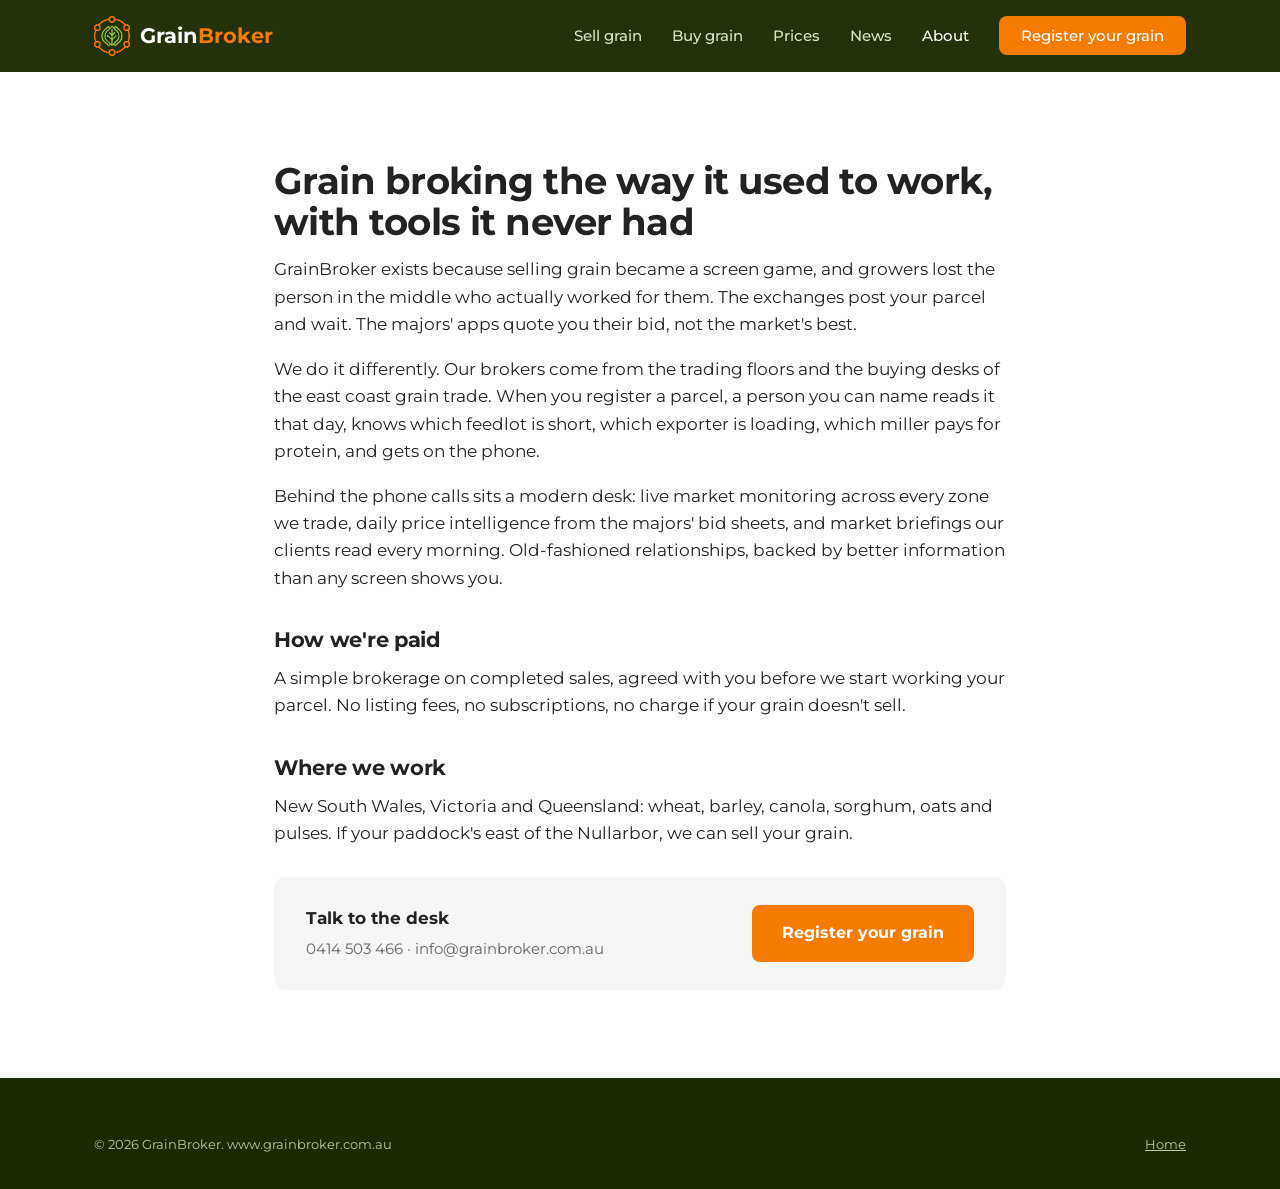
<file: about.html>
<!DOCTYPE html>
<html lang="en-AU">
<head>
<meta charset="UTF-8">
<meta name="viewport" content="width=device-width, initial-scale=1">
<title>About GrainBroker.</title>
<meta name="description" content="GrainBroker is a relationship grain brokerage for Australia's east coast. Real brokers, real buyer relationships, no faceless exchange.">
<link rel="icon" type="image/png" href="assets/grainbroker-icon.png">
<link rel="preconnect" href="https://fonts.googleapis.com">
<link rel="preconnect" href="https://fonts.gstatic.com" crossorigin>
<link href="https://fonts.googleapis.com/css2?family=Montserrat:wght@400;500;600;700&display=swap" rel="stylesheet">
<link rel="stylesheet" href="css/site.css">
</head>
<body>

<header>
  <div class="container">
    <nav aria-label="Main">
      <a class="logo" href="index.html">
        <img src="assets/grainbroker-icon.png" alt="">
        <span>Grain<b>Broker</b></span>
      </a>
      <button class="menu-btn" aria-label="Menu" aria-expanded="false">&#9776;</button>
      <ul class="nav-links">
        <li><a href="sell.html">Sell grain</a></li>
        <li><a href="buy.html">Buy grain</a></li>
        <li><a href="prices.html">Prices</a></li>
        <li><a href="news.html">News</a></li>
        <li><a href="about.html" aria-current="page">About</a></li>
        <li><a class="nav-cta" href="sell.html">Register your grain</a></li>
      </ul>
    </nav>
  </div>
</header>

<section>
  <div class="container" style="max-width:780px">
    <h1 class="section-title">Grain broking the way it used to work, with tools it never had</h1>
    <p style="margin-bottom:18px">GrainBroker exists because selling grain became a screen game, and growers lost the person in the middle who actually worked for them. The exchanges post your parcel and wait. The majors' apps quote you their bid, not the market's best.</p>
    <p style="margin-bottom:18px">We do it differently. Our brokers come from the trading floors and the buying desks of the east coast grain trade. When you register a parcel, a person you can name reads it that day, knows which feedlot is short, which exporter is loading, which miller pays for protein, and gets on the phone.</p>
    <p style="margin-bottom:18px">Behind the phone calls sits a modern desk: live market monitoring across every zone we trade, daily price intelligence from the majors' bid sheets, and market briefings our clients read every morning. Old-fashioned relationships, backed by better information than any screen shows you.</p>
    <h2 style="font-size:1.3rem;font-weight:700;margin:36px 0 14px">How we're paid</h2>
    <p style="margin-bottom:18px">A simple brokerage on completed sales, agreed with you before we start working your parcel. No listing fees, no subscriptions, no charge if your grain doesn't sell.</p>
    <h2 style="font-size:1.3rem;font-weight:700;margin:36px 0 14px">Where we work</h2>
    <p style="margin-bottom:30px">New South Wales, Victoria and Queensland: wheat, barley, canola, sorghum, oats and pulses. If your paddock's east of the Nullarbor, we can sell your grain.</p>
    <div style="background:var(--paper);border-radius:12px;padding:28px 32px;display:flex;justify-content:space-between;align-items:center;gap:18px;flex-wrap:wrap">
      <div>
        <p style="font-weight:700;margin-bottom:4px">Talk to the desk</p>
        <p style="color:var(--grey);font-size:15px">0414 503 466 &middot; info@grainbroker.com.au</p>
      </div>
      <a class="btn-register" href="sell.html">Register your grain</a>
    </div>
  </div>
</section>

<footer>
  <div class="container">
    <div class="foot-base" style="border:0;padding:0">
      <span>&copy; 2026 GrainBroker. www.grainbroker.com.au</span>
      <span><a href="index.html" style="color:inherit">Home</a></span>
    </div>
  </div>
</footer>

<script src="js/site.js"></script>
</body>
</html>
</file>
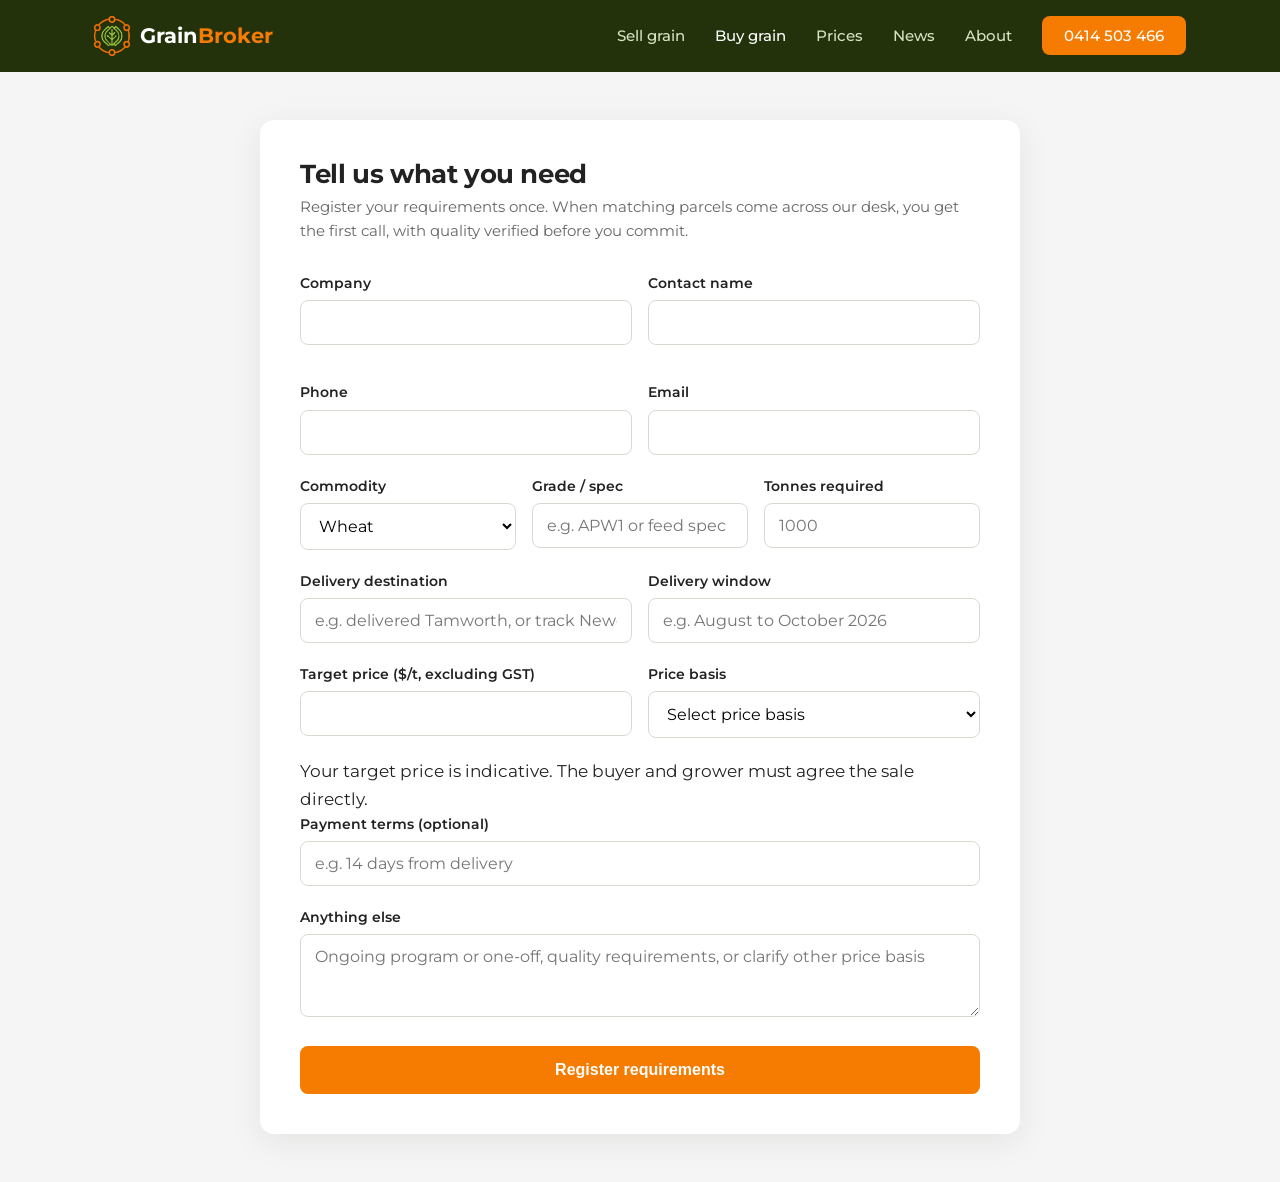
<file: buy.html>
<!DOCTYPE html>
<html lang="en-AU">
<head>
<meta charset="UTF-8">
<meta name="viewport" content="width=device-width, initial-scale=1">
<title>Buy grain. GrainBroker.</title>
<meta name="description" content="Feedlots, millers, exporters and traders: register your requirements and GrainBroker brings you matching parcels, quality verified.">
<link rel="icon" type="image/png" href="assets/grainbroker-icon.png">
<link rel="preconnect" href="https://fonts.googleapis.com">
<link rel="preconnect" href="https://fonts.gstatic.com" crossorigin>
<link href="https://fonts.googleapis.com/css2?family=Montserrat:wght@400;500;600;700&display=swap" rel="stylesheet">
<link rel="stylesheet" href="css/site.css">
</head>
<body class="form-shell">

<header>
  <div class="container">
    <nav aria-label="Main">
      <a class="logo" href="index.html">
        <img src="assets/grainbroker-icon.png" alt="">
        <span>Grain<b>Broker</b></span>
      </a>
      <button class="menu-btn" aria-label="Menu" aria-expanded="false">&#9776;</button>
      <ul class="nav-links">
        <li><a href="sell.html">Sell grain</a></li>
        <li><a href="buy.html" aria-current="page">Buy grain</a></li>
        <li><a href="prices.html">Prices</a></li>
        <li><a href="news.html">News</a></li>
        <li><a href="about.html">About</a></li>
        <li><a class="nav-cta" href="tel:+61414503466">0414 503 466</a></li>
      </ul>
    </nav>
  </div>
</header>

<div class="container">
  <form class="form-card" id="buyform" novalidate>
    <h1>Tell us what you need</h1>
    <p class="lede">Register your requirements once. When matching parcels come across our desk, you get the first call, with quality verified before you commit.</p>

    <div class="grid-2">
      <div class="field">
        <label for="company">Company</label>
        <input id="company">
        <p class="err">Enter your company name.</p>
      </div>
      <div class="field">
        <label for="contact">Contact name</label>
        <input id="contact" autocomplete="name">
        <p class="err">Who should we ask for?</p>
      </div>
      <div class="field">
        <label for="phone">Phone</label>
        <input id="phone" type="tel" autocomplete="tel">
        <p class="err">Enter the best number to reach you.</p>
      </div>
      <div class="field">
        <label for="email">Email</label>
        <input id="email" type="email" autocomplete="email">
      </div>
    </div>

    <div class="grid-3">
      <div class="field">
        <label for="commodity">Commodity</label>
        <select id="commodity">
          <option>Wheat</option><option>Barley</option><option>Canola</option>
          <option>Sorghum</option><option>Oats</option><option>Pulses</option><option>Multiple</option>
        </select>
      </div>
      <div class="field">
        <label for="grade">Grade / spec</label>
        <input id="grade" placeholder="e.g. APW1 or feed spec">
      </div>
      <div class="field">
        <label for="tonnes">Tonnes required</label>
        <input id="tonnes" type="number" inputmode="numeric" min="1" placeholder="1000">
        <p class="err">Roughly how many tonnes?</p>
      </div>
    </div>

    <div class="grid-2">
      <div class="field">
        <label for="delivery">Delivery destination</label>
        <input id="delivery" placeholder="e.g. delivered Tamworth, or track Newcastle">
      </div>
      <div class="field">
        <label for="window">Delivery window</label>
        <input id="window" placeholder="e.g. August to October 2026">
      </div>
    </div>

    <div class="grid-2">
      <div class="field">
        <label for="price">Target price ($/t, excluding GST)</label>
        <input id="price" type="number" min="0.01" step="0.01" inputmode="decimal" required aria-describedby="price-help">
        <p class="err">Enter a target price greater than zero, with up to two decimal places.</p>
      </div>
      <div class="field">
        <label for="basis">Price basis</label>
        <select id="basis" required>
          <option value="">Select price basis</option>
          <option>Delivered</option><option>Ex-farm</option><option>Track</option><option>FIS</option><option>Other / confirm</option>
        </select>
        <p class="err">Select the basis for your target price.</p>
      </div>
    </div>
    <p id="price-help">Your target price is indicative. The buyer and grower must agree the sale directly.</p>
    <div class="field">
      <label for="payment">Payment terms (optional)</label>
      <input id="payment" maxlength="200" placeholder="e.g. 14 days from delivery">
    </div>
    <div class="field">
      <label for="notes">Anything else</label>
      <textarea id="notes" rows="3" placeholder="Ongoing program or one-off, quality requirements, or clarify other price basis"></textarea>
    </div>

    <button type="button" class="btn-register" id="submit" style="width:100%;justify-content:center">Register requirements</button>

    <div class="success-panel" id="done" hidden>
      <div class="ok">&#10003;</div>
      <h2 style="font-size:1.4rem;margin-bottom:10px">Requirements registered</h2>
      <p style="color:var(--grey);max-width:30em;margin:0 auto">A GrainBroker broker will be in touch within 24 hours to confirm your specs. When grain that fits comes across our desk, you get the first call.</p>
    </div>
  </form>
</div>

<script src="js/site.js?v=20260917buyerprice"></script>
<script>
(function () {
  function val(id) { return document.getElementById(id).value.trim(); }
  function invalid(id, bad) {
    var f = document.getElementById(id).closest(".field");
    f.classList.toggle("invalid", bad);
    return bad;
  }
  document.getElementById("submit").addEventListener("click", function () {
    var a = invalid("company", !val("company"));
    var b = invalid("contact", !val("contact"));
    var c = invalid("phone", val("phone").replace(/\D/g, "").length < 8);
    var d = invalid("tonnes", !val("tonnes"));
    var e = invalid("price", !/^\d+(\.\d{1,2})?$/.test(val("price")) || Number(val("price")) <= 0);
    var f = invalid("basis", !val("basis"));
    if (a || b || c || d || e || f) return;
    var payload = {
      TYPE: "BUYER REQUIREMENT REGISTRATION",
      COMPANY: val("company"), CONTACT: val("contact"), PHONE: val("phone"), EMAIL: val("email"),
      COMMODITY: val("commodity"), GRADE: val("grade"), TONNES: val("tonnes"),
      DELIVERY: val("delivery"), WINDOW: val("window"), PRICE: val("price"),
      PRICE_BASIS: val("basis"), PAYMENT_TERMS: val("payment"), NOTES: val("notes")
    };
    var btn = document.getElementById("submit");
    btn.disabled = true;
    btn.textContent = "Sending…";
    window.gbSubmit("Buyer requirement: " + payload.TONNES + "t " + payload.COMMODITY + ", " + payload.COMPANY, payload, function (ok, errMsg) {
      if (!ok) {
        btn.disabled = false;
        btn.textContent = "Register requirements";
        var detail = errMsg ? (" (" + errMsg + ")") : "";
        alert("Something went wrong sending your requirements" + detail + " — call us on 0414 503 466 or try again.");
        return;
      }
      document.getElementById("buyform").querySelectorAll(".grid-2,.grid-3,.field,#submit").forEach(function (el) { el.hidden = true; });
      document.getElementById("done").hidden = false;
      window.scrollTo({ top: 0 });
    });
  });
})();
</script>
</body>
</html>
</file>
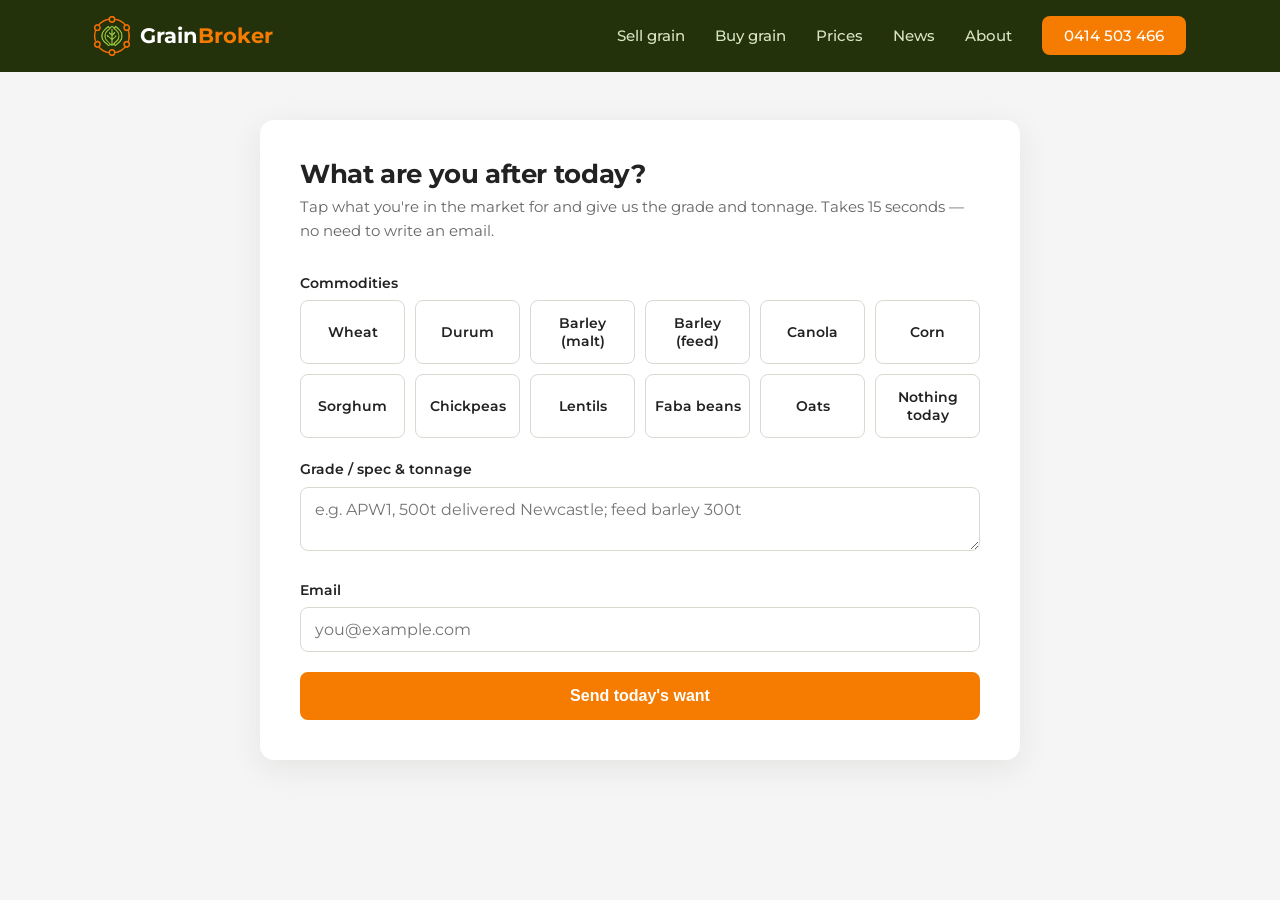
<file: check.html>
<!DOCTYPE html>
<html lang="en-AU">
<head>
<meta charset="UTF-8">
<meta name="viewport" content="width=device-width, initial-scale=1">
<title>Today's market check. GrainBroker.</title>
<meta name="description" content="Quick daily check-in for GrainBroker buyers: tell us what you're after today in 15 seconds.">
<link rel="icon" type="image/png" href="assets/grainbroker-icon.png">
<link rel="preconnect" href="https://fonts.googleapis.com">
<link rel="preconnect" href="https://fonts.gstatic.com" crossorigin>
<link href="https://fonts.googleapis.com/css2?family=Montserrat:wght@400;500;600;700&display=swap" rel="stylesheet">
<link rel="stylesheet" href="css/site.css">
</head>
<body class="form-shell">

<header>
  <div class="container">
    <nav aria-label="Main">
      <a class="logo" href="index.html">
        <img src="assets/grainbroker-icon.png" alt="">
        <span>Grain<b>Broker</b></span>
      </a>
      <button class="menu-btn" aria-label="Menu" aria-expanded="false">&#9776;</button>
      <ul class="nav-links">
        <li><a href="sell.html">Sell grain</a></li>
        <li><a href="buy.html">Buy grain</a></li>
        <li><a href="prices.html">Prices</a></li>
        <li><a href="news.html">News</a></li>
        <li><a href="about.html">About</a></li>
        <li><a class="nav-cta" href="tel:+61414503466">0414 503 466</a></li>
      </ul>
    </nav>
  </div>
</header>

<div class="container">
  <form class="form-card" id="checkform" novalidate>
    <h1>What are you after today?</h1>
    <p class="lede">Tap what you're in the market for and give us the grade and tonnage. Takes 15 seconds — no need to write an email.</p>

    <div class="field">
      <label>Commodities</label>
      <div class="chips" id="commodity">
        <button type="button" class="chip" data-v="Wheat">Wheat</button>
        <button type="button" class="chip" data-v="Durum">Durum</button>
        <button type="button" class="chip" data-v="Barley (malt)">Barley (malt)</button>
        <button type="button" class="chip" data-v="Barley (feed)">Barley (feed)</button>
        <button type="button" class="chip" data-v="Canola">Canola</button>
        <button type="button" class="chip" data-v="Corn">Corn</button>
        <button type="button" class="chip" data-v="Sorghum">Sorghum</button>
        <button type="button" class="chip" data-v="Chickpeas">Chickpeas</button>
        <button type="button" class="chip" data-v="Lentils">Lentils</button>
        <button type="button" class="chip" data-v="Faba beans">Faba beans</button>
        <button type="button" class="chip" data-v="Oats">Oats</button>
        <button type="button" class="chip" id="chip-none" data-v="Nothing today">Nothing today</button>
      </div>
      <p class="err" id="commodity-err">Pick at least one, or "Nothing today".</p>
    </div>

    <div class="field" id="details-field">
      <label for="details">Grade / spec &amp; tonnage</label>
      <textarea id="details" rows="2" placeholder="e.g. APW1, 500t delivered Newcastle; feed barley 300t"></textarea>
    </div>

    <div class="field" id="email-field">
      <label for="email">Email</label>
      <input id="email" type="email" autocomplete="email" placeholder="you@example.com">
      <p class="err">Enter your email so we know who's asking.</p>
    </div>

    <button type="button" class="btn-register" id="submit" style="width:100%;justify-content:center">Send today's want</button>

    <div class="success-panel" id="done" hidden>
      <div class="ok">&#10003;</div>
      <h2 style="font-size:1.4rem;margin-bottom:10px">Got it, thanks.</h2>
      <p style="color:var(--grey);max-width:30em;margin:0 auto">If we've got a matching parcel, a GrainBroker broker will be in touch. Talk again tomorrow.</p>
    </div>
  </form>
</div>

<script src="js/site.js"></script>
<script>
(function () {
  var picked = [];
  var params = new URLSearchParams(window.location.search);
  var prefillEmail = params.get("email");

  if (prefillEmail) {
    var emailField = document.getElementById("email-field");
    document.getElementById("email").value = prefillEmail;
    emailField.hidden = true;
  }

  function val(id) { return document.getElementById(id).value.trim(); }
  function invalid(id, bad) {
    var f = document.getElementById(id).closest(".field");
    f.classList.toggle("invalid", bad);
    return bad;
  }

  document.querySelectorAll("#commodity .chip").forEach(function (c) {
    c.addEventListener("click", function () {
      if (c.id === "chip-none") {
        picked = ["Nothing today"];
        document.querySelectorAll("#commodity .chip").forEach(function (x) { x.classList.toggle("sel", x.id === "chip-none"); });
        document.getElementById("details-field").hidden = true;
      } else {
        document.getElementById("chip-none").classList.remove("sel");
        picked = picked.filter(function (v) { return v !== "Nothing today"; });
        var i = picked.indexOf(c.dataset.v);
        if (i === -1) { picked.push(c.dataset.v); c.classList.add("sel"); }
        else { picked.splice(i, 1); c.classList.remove("sel"); }
        document.getElementById("details-field").hidden = false;
      }
      document.getElementById("commodity").closest(".field").classList.remove("invalid");
    });
  });

  document.getElementById("submit").addEventListener("click", function () {
    var noCommodity = invalid("commodity", picked.length === 0);
    document.getElementById("commodity-err").style.display = noCommodity ? "block" : "none";
    var badEmail = invalid("email", !/^[^@\s]+@[^@\s]+\.[^@\s]+$/.test(val("email")));
    if (noCommodity || badEmail) return;

    var demand = picked[0] === "Nothing today"
      ? "Nothing today (" + new Date().toLocaleDateString("en-AU") + ")"
      : picked.join(", ") + (val("details") ? " — " + val("details") : "") + " [" + new Date().toLocaleDateString("en-AU") + "]";

    var btn = document.getElementById("submit");
    btn.disabled = true;
    btn.textContent = "Sending…";

    window.gbSubmitBuyerCheck({
      email: val("email"),
      demand: demand
    }, function (ok) {
      btn.disabled = false;
      if (ok) {
        document.getElementById("checkform").querySelectorAll(".field,#submit").forEach(function (el) { el.hidden = true; });
        document.getElementById("done").hidden = false;
        window.scrollTo({ top: 0 });
      } else {
        btn.textContent = "Send today's want";
        alert("Something went wrong sending that — call us on 0414 503 466 or try again.");
      }
    });
  });
})();
</script>
</body>
</html>
</file>
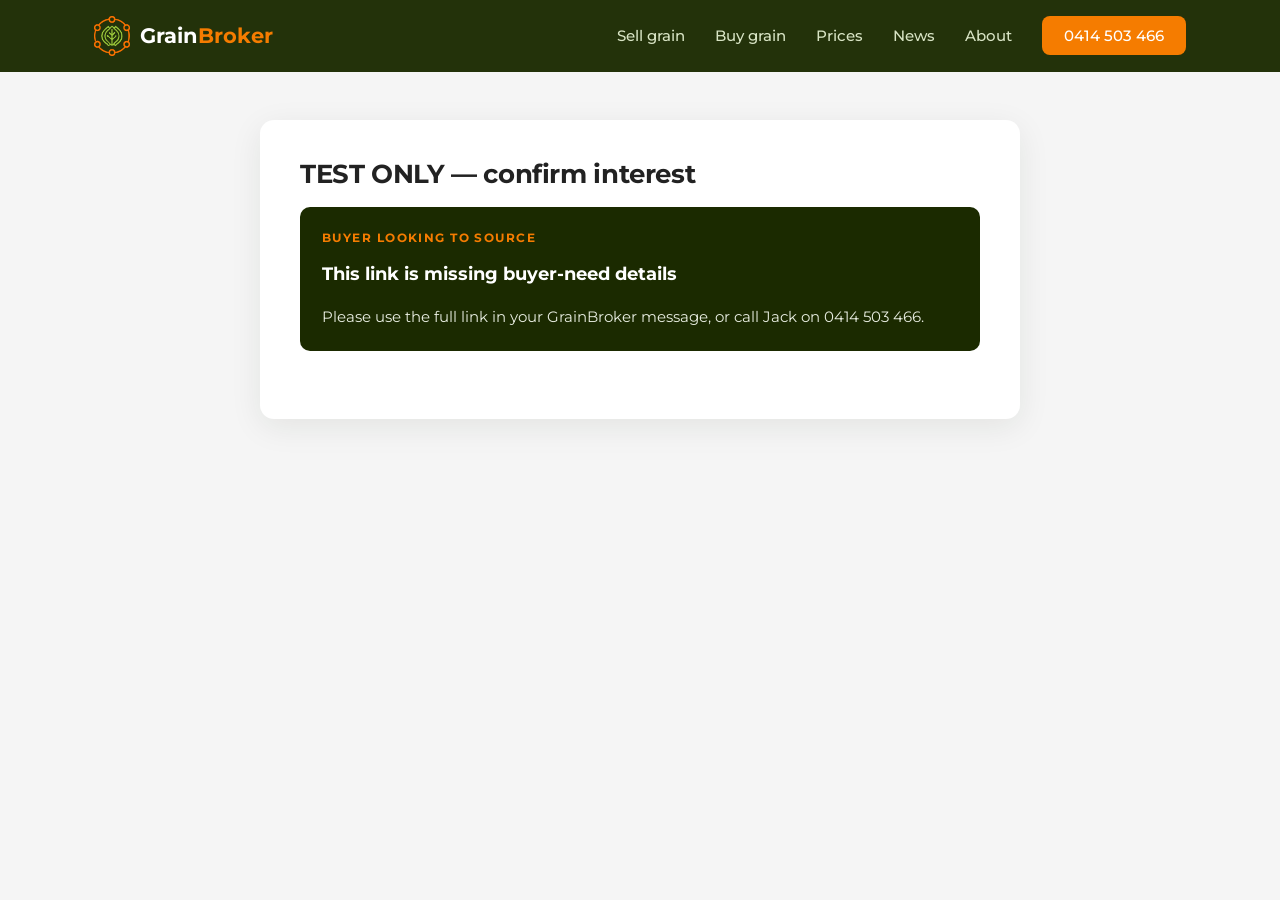
<file: intake-test.html>
<!DOCTYPE html>
<html lang="en-AU">
<head>
<meta charset="UTF-8"><meta name="robots" content="noindex,nofollow">
<meta name="viewport" content="width=device-width, initial-scale=1">
<title>Yes — I can supply. GrainBroker.</title>
<meta name="description" content="Confirm your interest in supplying a buyer need. GrainBroker will call you to match the parcel.">
<link rel="icon" type="image/png" href="assets/grainbroker-icon.png">
<link rel="preconnect" href="https://fonts.googleapis.com">
<link rel="preconnect" href="https://fonts.gstatic.com" crossorigin>
<link href="https://fonts.googleapis.com/css2?family=Montserrat:wght@400;500;600;700&display=swap" rel="stylesheet">
<link rel="stylesheet" href="css/site.css">
<style>[hidden] { display: none !important; }</style>
</head>
<body class="form-shell">

<header>
  <div class="container">
    <nav aria-label="Main">
      <a class="logo" href="index.html">
        <img src="assets/grainbroker-icon.png" alt="">
        <span>Grain<b>Broker</b></span>
      </a>
      <button class="menu-btn" aria-label="Menu" aria-expanded="false">&#9776;</button>
      <ul class="nav-links">
        <li><a href="sell.html">Sell grain</a></li>
        <li><a href="buy.html">Buy grain</a></li>
        <li><a href="prices.html">Prices</a></li>
        <li><a href="news.html">News</a></li>
        <li><a href="about.html">About</a></li>
        <li><a class="nav-cta" href="tel:+61414503466">0414 503 466</a></li>
      </ul>
    </nav>
  </div>
</header>

<div class="container">
  <form class="form-card" id="yesform" novalidate>
    <h1>TEST ONLY — confirm interest</h1>
    <p class="lede">Confirm your details and a GrainBroker broker will call you about this buyer need. Phone <a href="tel:+61414503466" style="color:var(--orange);font-weight:700;text-decoration:none">0414 503 466</a> if you’d rather talk now.</p>

    <div class="review-box" id="need-card" style="background:#1B2A00;color:#fff;margin-bottom:28px">
      <div style="font-size:12px;font-weight:700;letter-spacing:0.12em;text-transform:uppercase;color:#F57C00;margin-bottom:8px">Buyer looking to source</div>
      <div id="need-title" style="font-size:1.15rem;font-weight:700;margin-bottom:12px"></div>
      <div id="need-lines" style="font-size:14.5px;line-height:1.85;color:#E8EDE0"></div>
    </div>

    <div class="grid-2">
      <div class="field">
        <label for="name">Your name</label>
        <input id="name" autocomplete="name">
        <p class="err">We need a name for the call.</p>
      </div>
      <div class="field">
        <label for="phone">Phone</label>
        <input id="phone" type="tel" autocomplete="tel" placeholder="04XX XXX XXX" required>
        <p class="err">Enter the best number to reach you.</p>
      </div>
      <div class="field">
        <label for="postcode">Postcode</label>
        <input id="postcode" inputmode="numeric" autocomplete="postal-code" placeholder="e.g. 5372" required>
        <p class="err">Enter your postcode.</p>
      </div>
      <div class="field">
        <label for="email">Email (optional)</label>
        <input id="email" type="email" autocomplete="email">
        <p class="err">Enter a valid email address.</p>
      </div>
    </div>

    <input type="hidden" id="contactId" value="">
    <input type="hidden" id="commodity" value="">
    <input type="hidden" id="grade" value="">
    <input type="hidden" id="tonnes" value="">
    <input type="hidden" id="delivery" value="">
    <input type="hidden" id="window" value="">
    <input type="hidden" id="need" value="">

    <button type="button" class="btn-register" id="submit" style="width:100%;justify-content:center;margin-top:8px">Yes — confirm interest</button>

    <div class="success-panel" id="done" hidden>
      <div class="ok">&#10003;</div>
      <h2 style="font-size:1.4rem;margin-bottom:10px">Thanks — we’re on it</h2>
      <p style="color:var(--grey);max-width:30em;margin:0 auto">A GrainBroker broker will call you shortly about this buyer need. Or call Jack on <a href="tel:+61414503466" style="color:var(--orange);font-weight:700;text-decoration:none">0414 503 466</a>.</p>
    </div>
  </form>
</div>

<script src="js/intake-test.js?v=20260916intake1"></script>
<script>
(function () {
  function qp(keys) {
    var p = new URLSearchParams(window.location.search);
    for (var i = 0; i < keys.length; i++) {
      var v = p.get(keys[i]);
      if (v != null && String(v).trim() !== "") return String(v).trim();
    }
    return "";
  }

  var name = qp(["name", "first", "fn"]);
  var email = qp(["email"]);
  var contactId = qp(["id", "contactId"]);
  var commodity = qp(["commodity"]);
  var grade = qp(["grade"]);
  var tonnes = qp(["tonnes"]);
  var delivery = qp(["delivery"]);
  var windowVal = qp(["window"]);
  if (!commodity || !grade || !tonnes || !delivery || !windowVal) {
    document.getElementById("need-title").textContent = "This link is missing buyer-need details";
    document.getElementById("need-lines").textContent = "Please use the full link in your GrainBroker message, or call Jack on 0414 503 466.";
    document.getElementById("yesform").querySelectorAll(".grid-2,#submit,.lede").forEach(function (el) {
      el.hidden = true;
    });
    document.getElementById("submit").disabled = true;
    return;
  }
  var need = qp(["need"]);
  if (!need) {
    need = commodity + " / " + grade + " / " + tonnes + " t / " + delivery + " / " + windowVal;
  }

  document.getElementById("name").value = name;
  document.getElementById("email").value = email;
  document.getElementById("contactId").value = contactId;
  document.getElementById("commodity").value = commodity;
  document.getElementById("grade").value = grade;
  document.getElementById("tonnes").value = tonnes;
  document.getElementById("delivery").value = delivery;
  document.getElementById("window").value = windowVal;
  document.getElementById("need").value = need;

  var tonnesLabel = /t\b/i.test(String(tonnes)) ? String(tonnes) : (String(tonnes) + " t");
  document.getElementById("need-title").textContent = commodity + " — " + tonnesLabel;
  [["Commodity", commodity], ["Grade", grade], ["Tonnes", tonnesLabel],
   ["Delivery", delivery], ["Window", windowVal]].forEach(function (item) {
    var row = document.createElement("div");
    var label = document.createElement("strong");
    label.style.color = "#F57C00";
    label.textContent = item[0];
    row.appendChild(label);
    row.appendChild(document.createTextNode(" " + item[1]));
    document.getElementById("need-lines").appendChild(row);
  });

  function val(id) { return document.getElementById(id).value.trim(); }
  function invalid(id, bad) {
    var f = document.getElementById(id).closest(".field");
    f.classList.toggle("invalid", bad);
    return bad;
  }

  document.getElementById("submit").addEventListener("click", function () {
    var a = invalid("name", !val("name"));
    var b = invalid("phone", val("phone").replace(/\D/g, "").length < 8);
    var pc = val("postcode").replace(/\D/g, "");
    var c = invalid("postcode", !/^\d{4}$/.test(val("postcode")));
    var d = invalid("email", !!val("email") && !/^[^\s@]+@[^\s@]+\.[^\s@]+$/.test(val("email")));
    if (a || b || c || d) return;

    var payload = {
      name: val("name"),
      phone: val("phone"),
      postcode: val("postcode"),
      email: val("email"),
      commodity: val("commodity"),
      grade: val("grade"),
      tonnes: val("tonnes"),
      delivery: val("delivery"),
      window: val("window"),
      need: val("need"),
      contactId: val("contactId")
    };

    var btn = document.getElementById("submit");
    btn.disabled = true;
    btn.textContent = "Sending…";
    window.gbSubmitYes(payload, function (ok, errMsg) {
      if (!ok) {
        btn.disabled = false;
        btn.textContent = "Yes — confirm interest";
        var detail = errMsg ? (" (" + errMsg + ")") : "";
        alert("Something went wrong confirming your interest" + detail + " — call us on 0414 503 466 or try again.");
        return;
      }
      document.getElementById("yesform").querySelectorAll(".grid-2,.field,#submit,#need-card,.lede").forEach(function (el) {
        el.hidden = true;
      });
      document.getElementById("done").hidden = false;
      window.scrollTo({ top: 0 });
    });
  });
})();
</script>
</body>
</html>
</file>
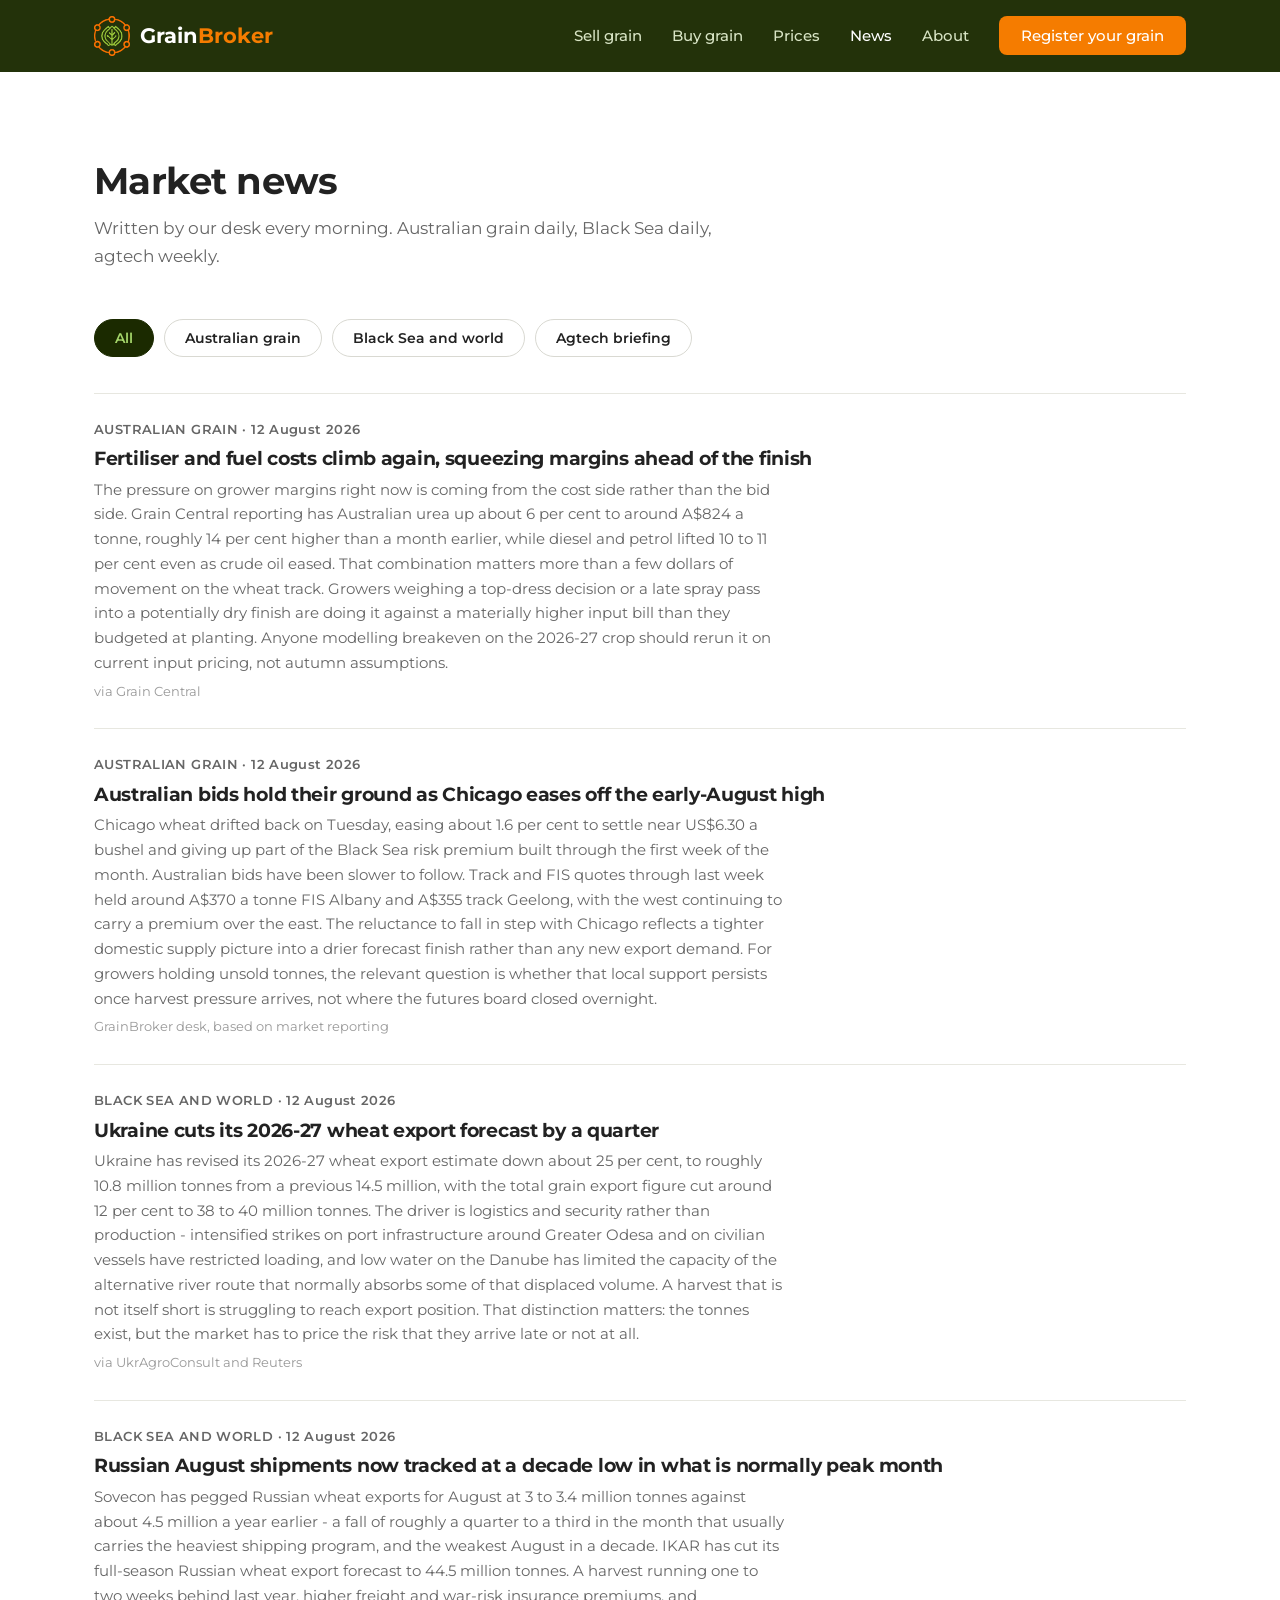
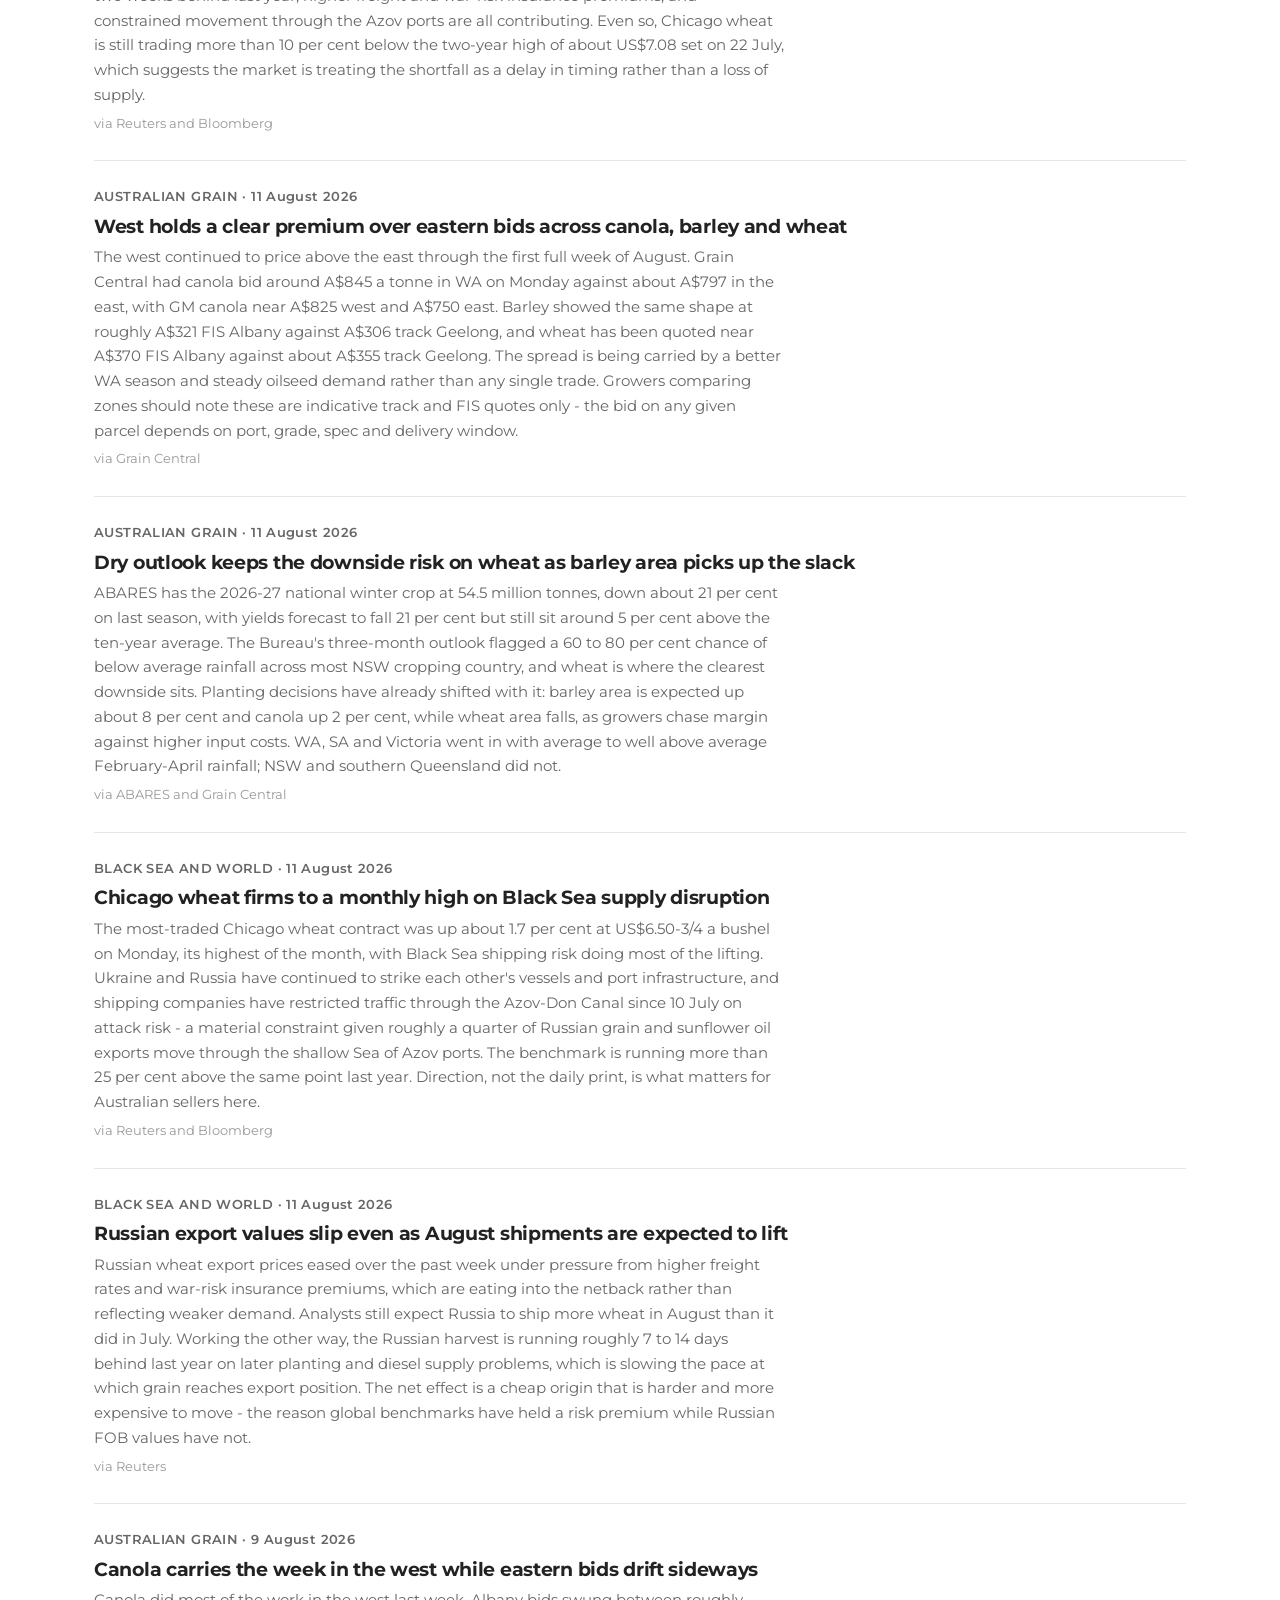
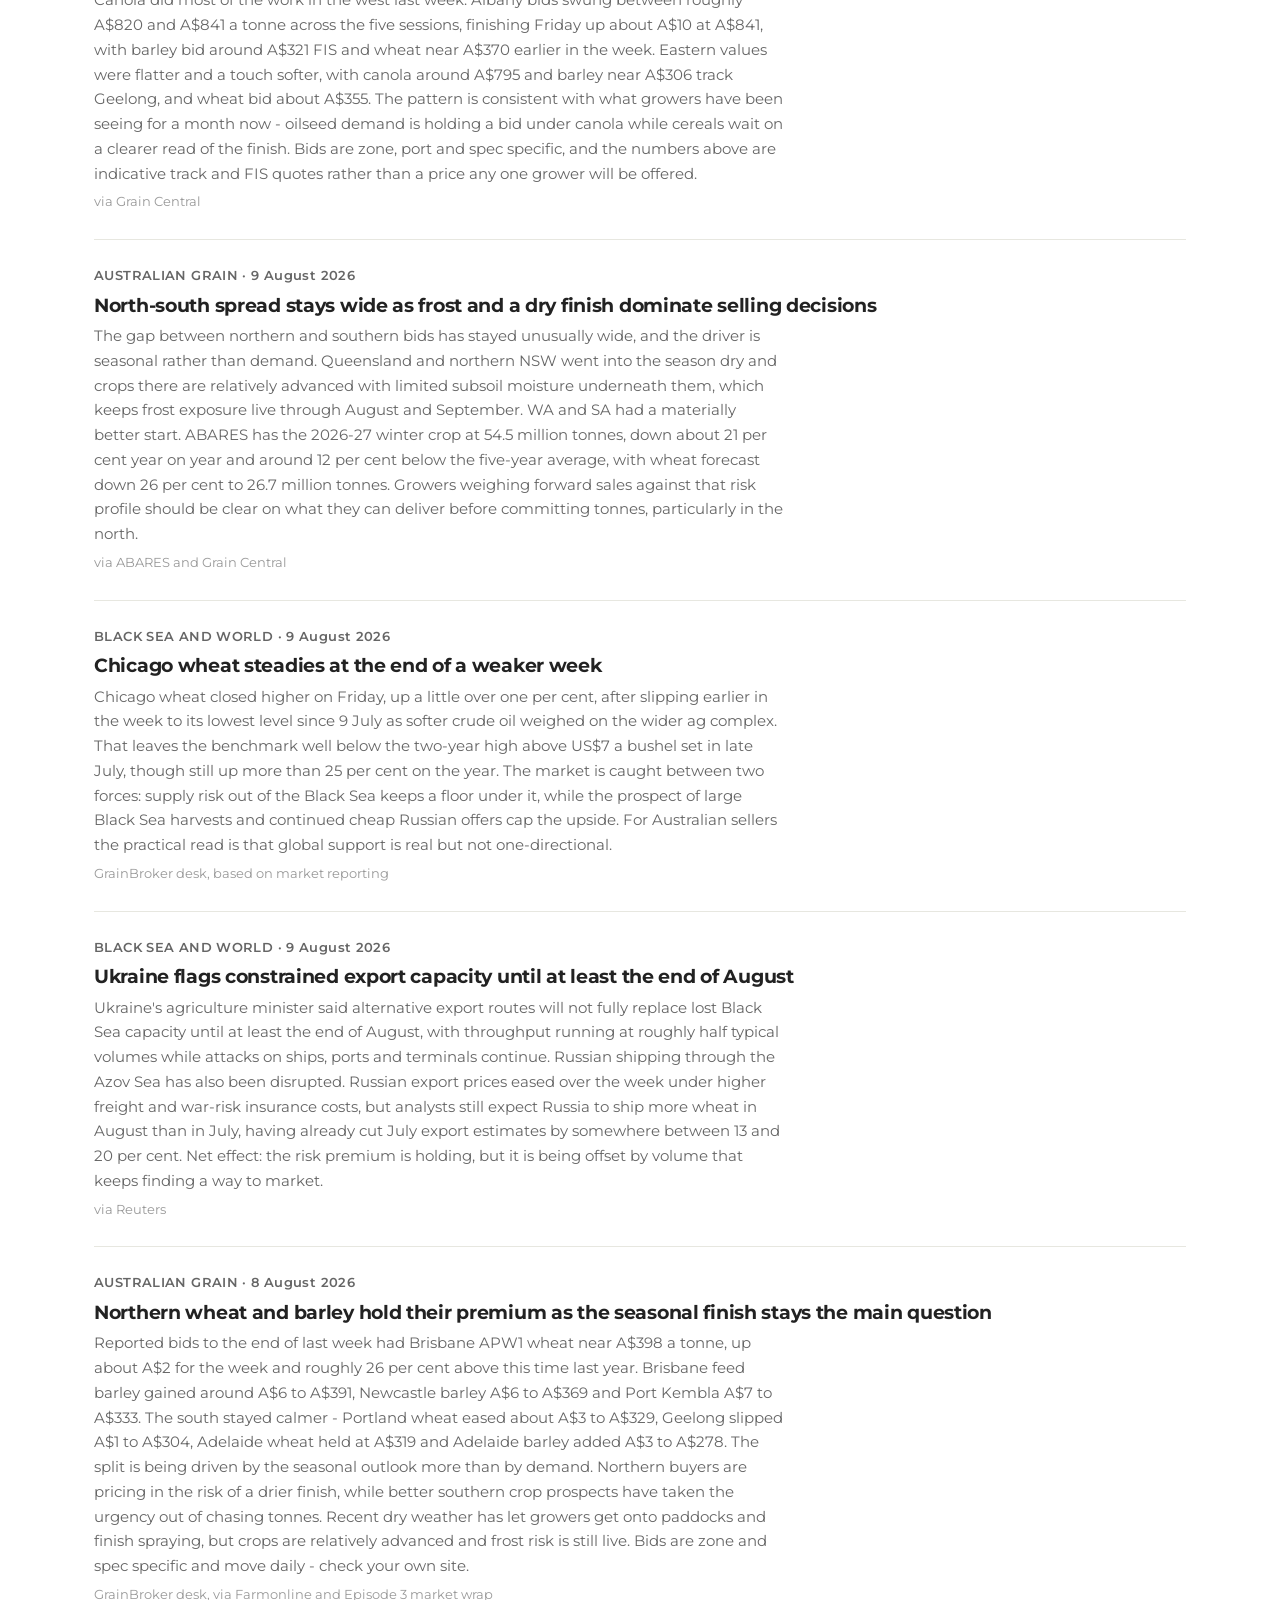
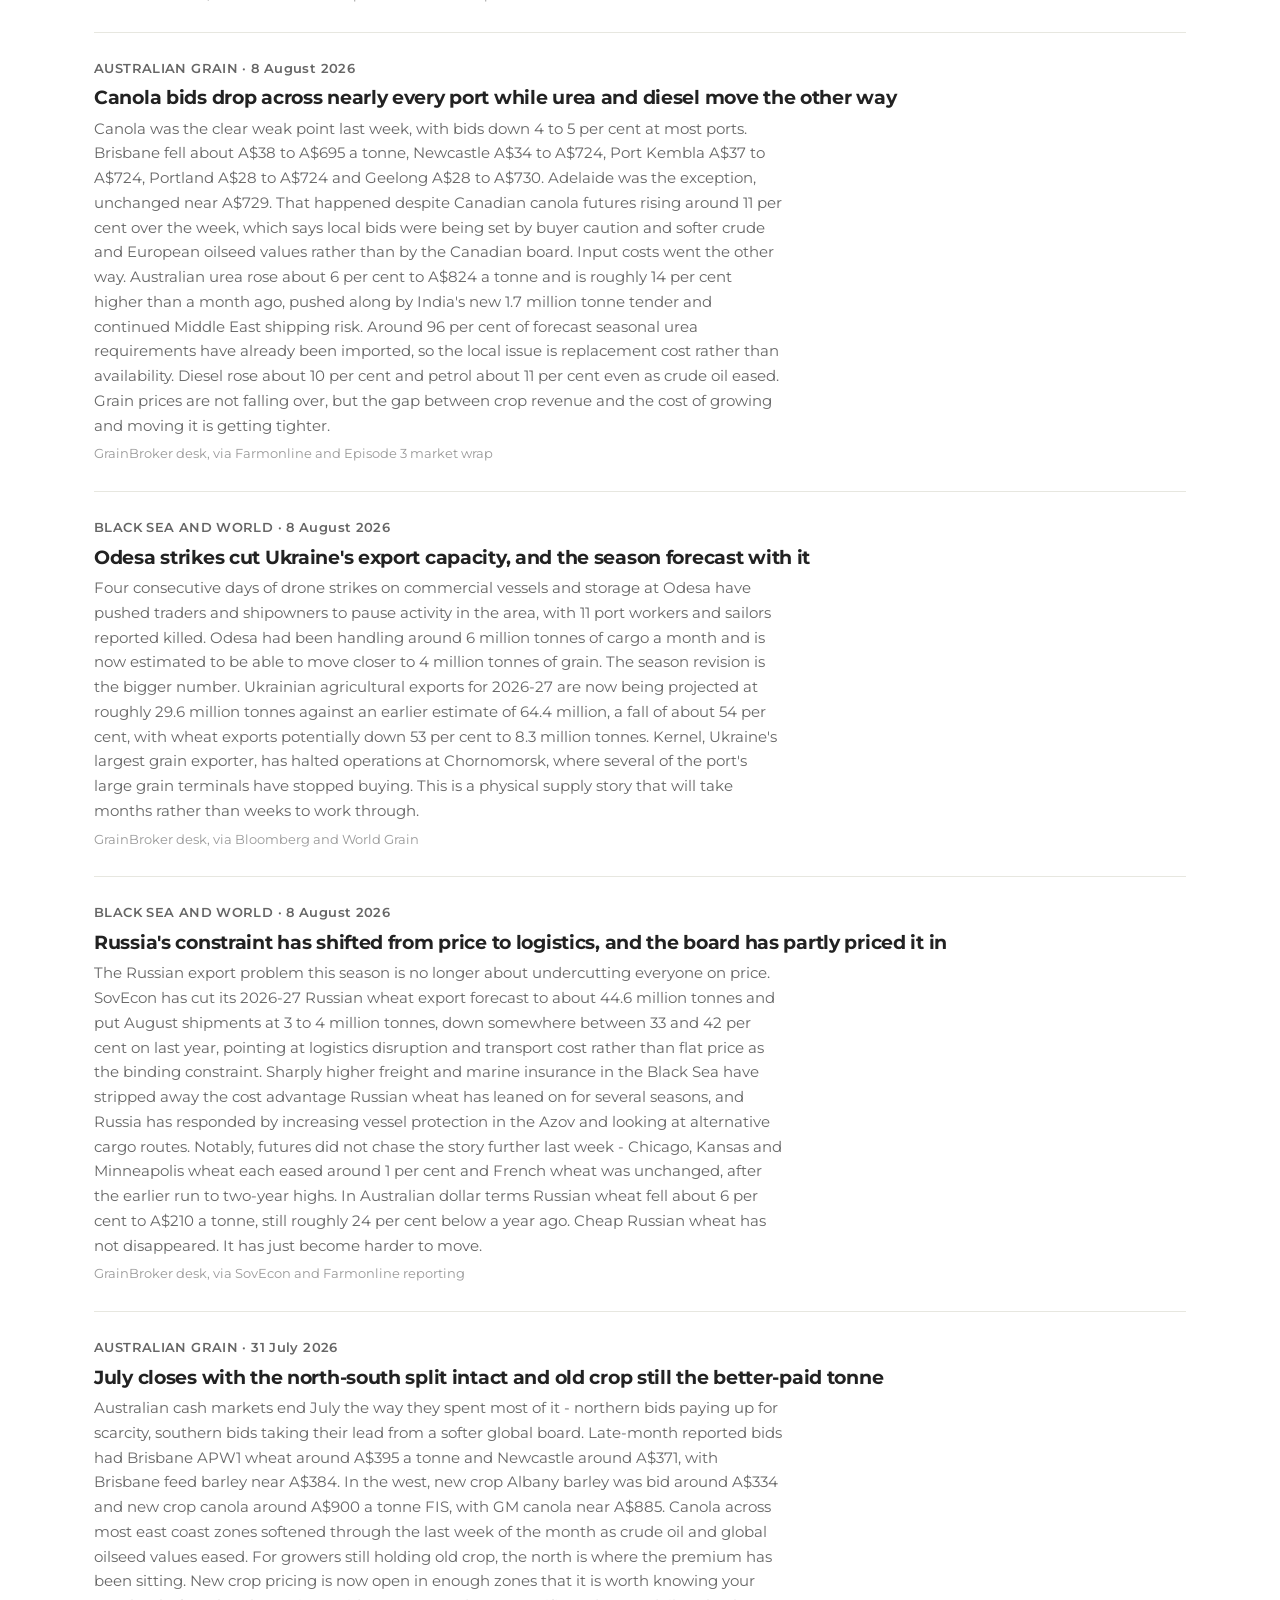
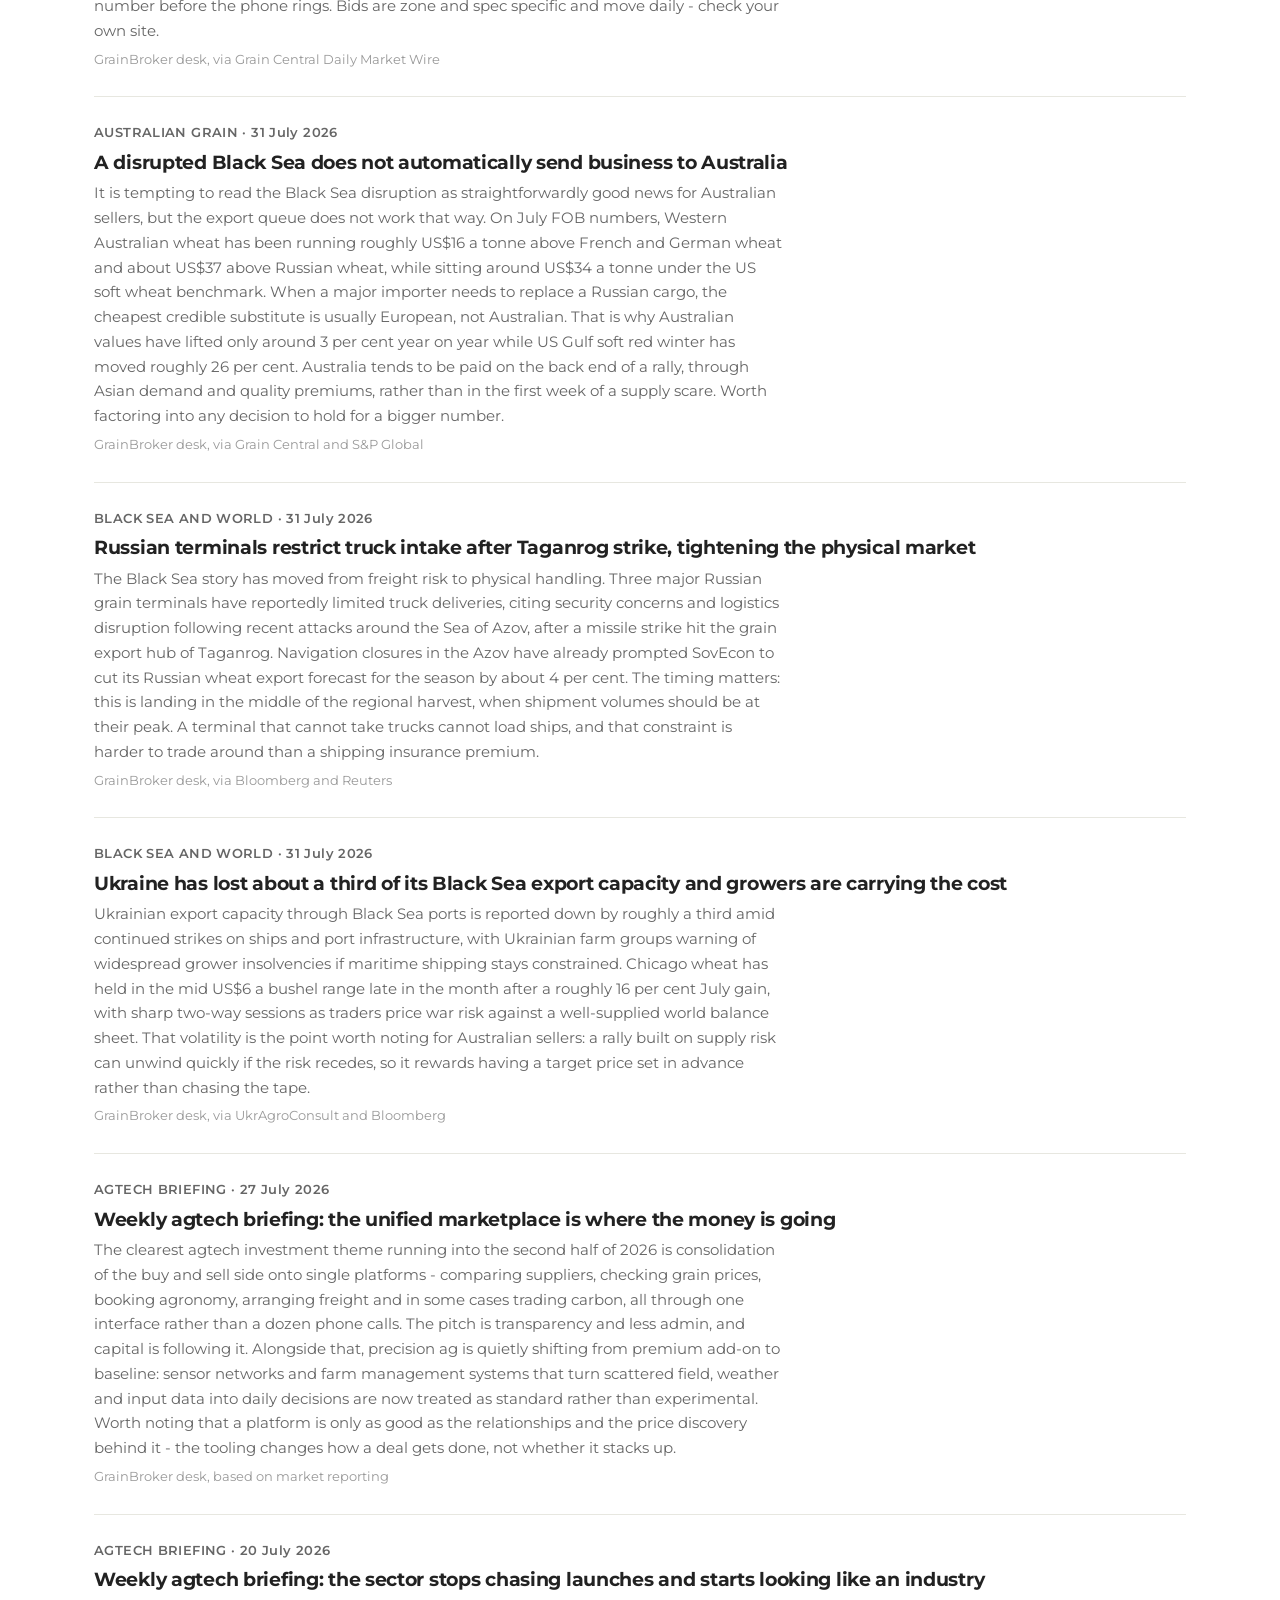
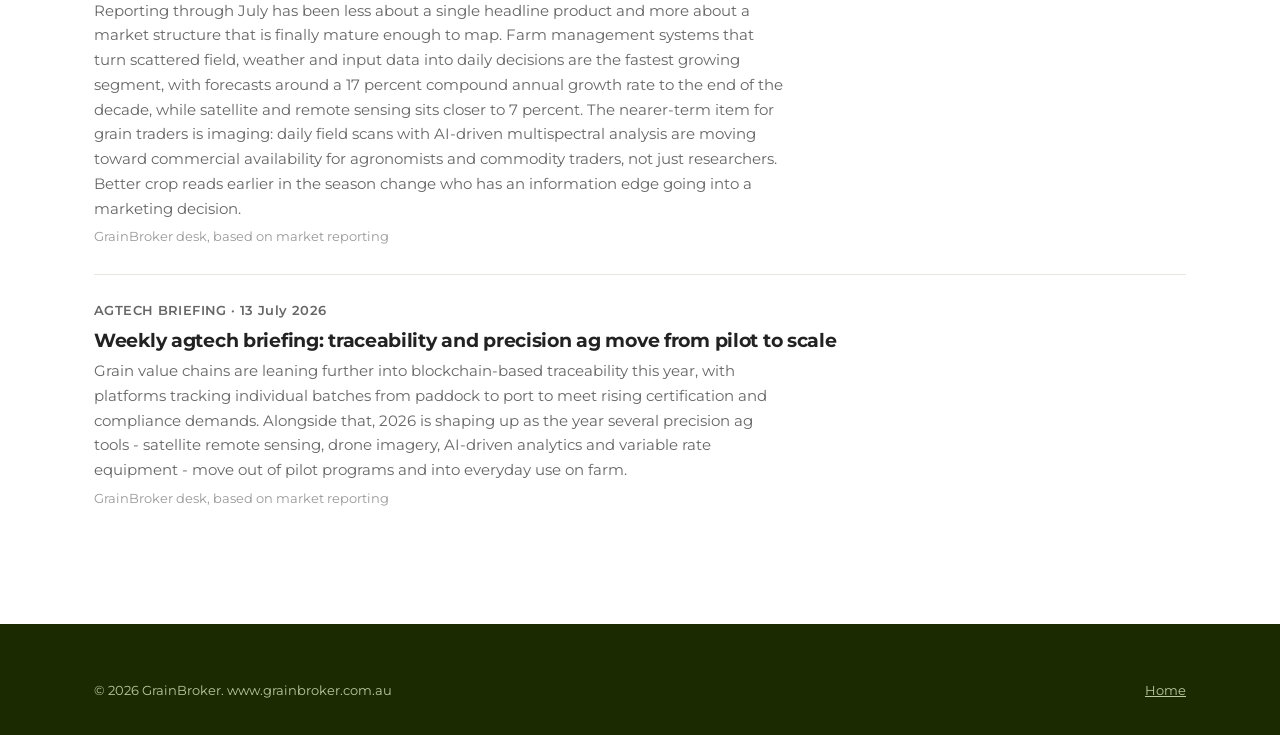
<file: news.html>
<!DOCTYPE html>
<html lang="en-AU">
<head>
<meta charset="UTF-8">
<meta name="viewport" content="width=device-width, initial-scale=1">
<title>Grain market news. GrainBroker.</title>
<meta name="description" content="Daily Australian grain news, daily Black Sea updates and a weekly agtech briefing, written by the GrainBroker desk.">
<link rel="icon" type="image/png" href="assets/grainbroker-icon.png">
<link rel="preconnect" href="https://fonts.googleapis.com">
<link rel="preconnect" href="https://fonts.gstatic.com" crossorigin>
<link href="https://fonts.googleapis.com/css2?family=Montserrat:wght@400;500;600;700&display=swap" rel="stylesheet">
<link rel="stylesheet" href="css/site.css">
</head>
<body>

<header>
  <div class="container">
    <nav aria-label="Main">
      <a class="logo" href="index.html">
        <img src="assets/grainbroker-icon.png" alt="">
        <span>Grain<b>Broker</b></span>
      </a>
      <button class="menu-btn" aria-label="Menu" aria-expanded="false">&#9776;</button>
      <ul class="nav-links">
        <li><a href="sell.html">Sell grain</a></li>
        <li><a href="buy.html">Buy grain</a></li>
        <li><a href="prices.html">Prices</a></li>
        <li><a href="news.html" aria-current="page">News</a></li>
        <li><a href="about.html">About</a></li>
        <li><a class="nav-cta" href="sell.html">Register your grain</a></li>
      </ul>
    </nav>
  </div>
</header>

<section style="min-height:70dvh">
  <div class="container">
    <h1 class="section-title">Market news</h1>
    <p class="section-sub">Written by our desk every morning. Australian grain daily, Black Sea daily, agtech weekly.</p>
    <div class="news-tabs" role="tablist">
      <button class="news-tab sel" data-feed="all">All</button>
      <button class="news-tab" data-feed="au">Australian grain</button>
      <button class="news-tab" data-feed="world">Black Sea and world</button>
      <button class="news-tab" data-feed="agtech">Agtech briefing</button>
    </div>
    <div id="feed"></div>
  </div>
</section>

<footer>
  <div class="container">
    <div class="foot-base" style="border:0;padding:0">
      <span>&copy; 2026 GrainBroker. www.grainbroker.com.au</span>
      <span><a href="index.html" style="color:inherit">Home</a></span>
    </div>
  </div>
</footer>

<script src="data/news.js"></script>
<script src="js/site.js"></script>
<script>
(function () {
  var labels = { au: "Australian grain", world: "Black Sea and world", agtech: "Agtech briefing" };
  function render(feed) {
    var wrap = document.getElementById("feed");
    wrap.innerHTML = "";
    window.GB_NEWS.filter(function (n) { return feed === "all" || n.feed === feed; })
      .forEach(function (n) {
        var d = document.createElement("div");
        d.className = "news-item";
        d.innerHTML = "<p class='meta'>" + labels[n.feed].toUpperCase() + " &middot; " + n.date + "</p>" +
          "<h3>" + n.title + "</h3><p>" + n.summary + "</p>" +
          (n.source ? "<p style='font-size:12.5px;color:#999;margin-top:6px'>" + n.source + "</p>" : "");
        wrap.appendChild(d);
      });
  }
  document.querySelectorAll(".news-tab").forEach(function (t) {
    t.addEventListener("click", function () {
      document.querySelectorAll(".news-tab").forEach(function (x) { x.classList.remove("sel"); });
      t.classList.add("sel");
      render(t.dataset.feed);
    });
  });
  render("all");
})();
</script>
</body>
</html>
</file>
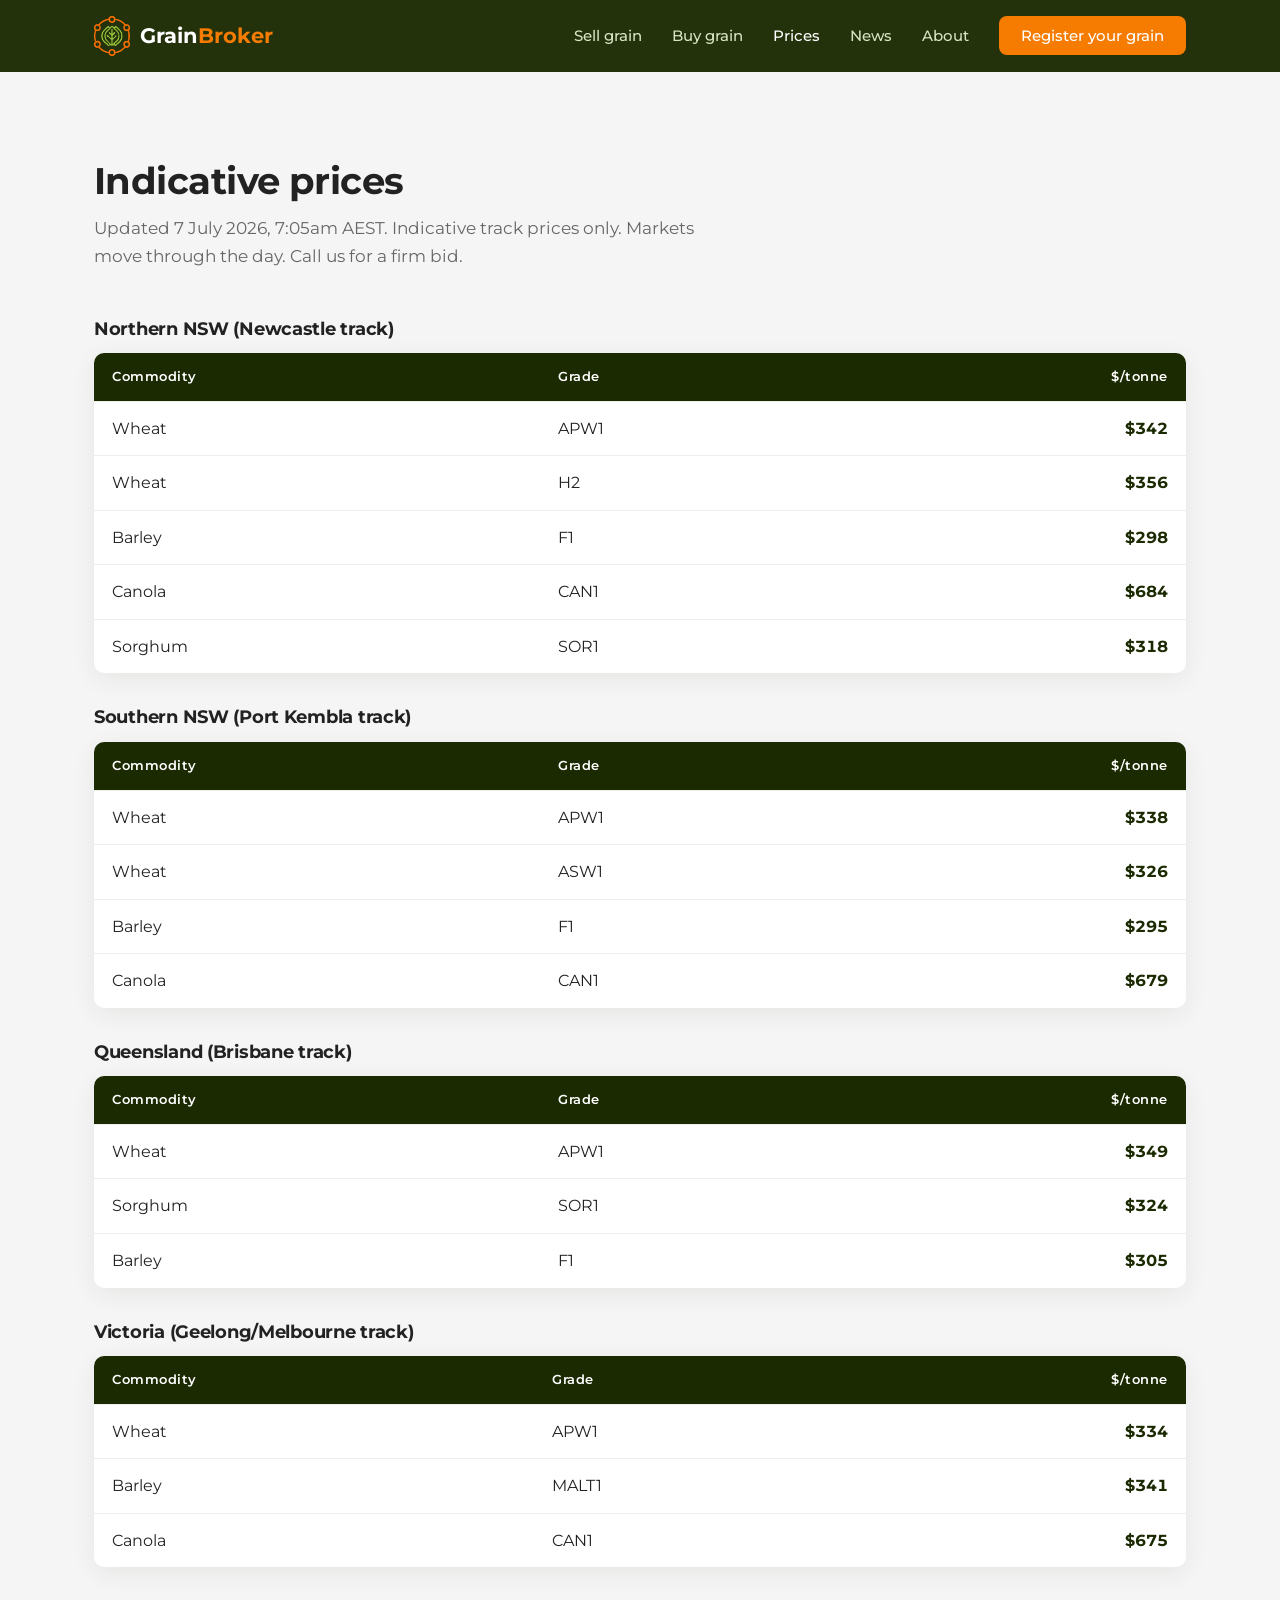
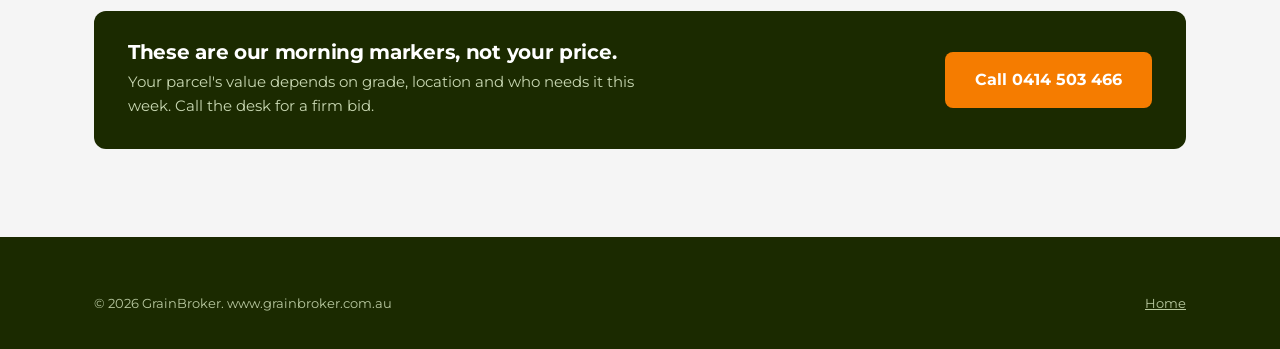
<file: prices.html>
<!DOCTYPE html>
<html lang="en-AU">
<head>
<meta charset="UTF-8">
<meta name="viewport" content="width=device-width, initial-scale=1">
<title>Indicative grain prices. GrainBroker.</title>
<meta name="description" content="GrainBroker indicative track prices for wheat, barley, canola and sorghum across east coast zones, updated every morning. Call us for a firm bid.">
<link rel="icon" type="image/png" href="assets/grainbroker-icon.png">
<link rel="preconnect" href="https://fonts.googleapis.com">
<link rel="preconnect" href="https://fonts.gstatic.com" crossorigin>
<link href="https://fonts.googleapis.com/css2?family=Montserrat:wght@400;500;600;700&display=swap" rel="stylesheet">
<link rel="stylesheet" href="css/site.css">
</head>
<body>

<header>
  <div class="container">
    <nav aria-label="Main">
      <a class="logo" href="index.html">
        <img src="assets/grainbroker-icon.png" alt="">
        <span>Grain<b>Broker</b></span>
      </a>
      <button class="menu-btn" aria-label="Menu" aria-expanded="false">&#9776;</button>
      <ul class="nav-links">
        <li><a href="sell.html">Sell grain</a></li>
        <li><a href="buy.html">Buy grain</a></li>
        <li><a href="prices.html" aria-current="page">Prices</a></li>
        <li><a href="news.html">News</a></li>
        <li><a href="about.html">About</a></li>
        <li><a class="nav-cta" href="sell.html">Register your grain</a></li>
      </ul>
    </nav>
  </div>
</header>

<section class="price-strip" style="min-height:70dvh">
  <div class="container">
    <h1 class="section-title">Indicative prices</h1>
    <p class="section-sub" id="updated-line"></p>
    <div id="zones"></div>
    <div style="background:var(--green-deep);color:#fff;border-radius:12px;padding:30px 34px;margin-top:44px;display:flex;justify-content:space-between;align-items:center;gap:20px;flex-wrap:wrap">
      <div>
        <h2 style="font-size:1.25rem;font-weight:700;margin-bottom:6px">These are our morning markers, not your price.</h2>
        <p style="color:#C9D8B2;font-size:15px;max-width:36em">Your parcel's value depends on grade, location and who needs it this week. Call the desk for a firm bid.</p>
      </div>
      <a class="btn-register" href="tel:+61414503466">Call 0414 503 466</a>
    </div>
  </div>
</section>

<footer>
  <div class="container">
    <div class="foot-base" style="border:0;padding:0">
      <span>&copy; 2026 GrainBroker. www.grainbroker.com.au</span>
      <span><a href="index.html" style="color:inherit">Home</a></span>
    </div>
  </div>
</footer>

<script src="data/prices.js"></script>
<script src="js/site.js"></script>
<script>
(function () {
  document.getElementById("updated-line").textContent =
    "Updated " + window.GB_PRICES.updated + ". " + window.GB_PRICES.disclaimer;
  var wrap = document.getElementById("zones");
  window.GB_PRICES.zones.forEach(function (z) {
    var h = document.createElement("h2");
    h.style.cssText = "font-size:1.15rem;font-weight:700;margin:34px 0 14px";
    h.textContent = z.zone;
    wrap.appendChild(h);
    var t = document.createElement("table");
    t.className = "price-table";
    t.innerHTML = "<thead><tr><th>Commodity</th><th>Grade</th><th class='num'>$/tonne</th></tr></thead>";
    var tb = document.createElement("tbody");
    z.rows.forEach(function (r) {
      var tr = document.createElement("tr");
      tr.innerHTML = "<td>" + r.commodity + "</td><td>" + r.grade + "</td><td class='num'>$" + r.price + "</td>";
      tb.appendChild(tr);
    });
    t.appendChild(tb);
    wrap.appendChild(t);
  });
})();
</script>
</body>
</html>
</file>
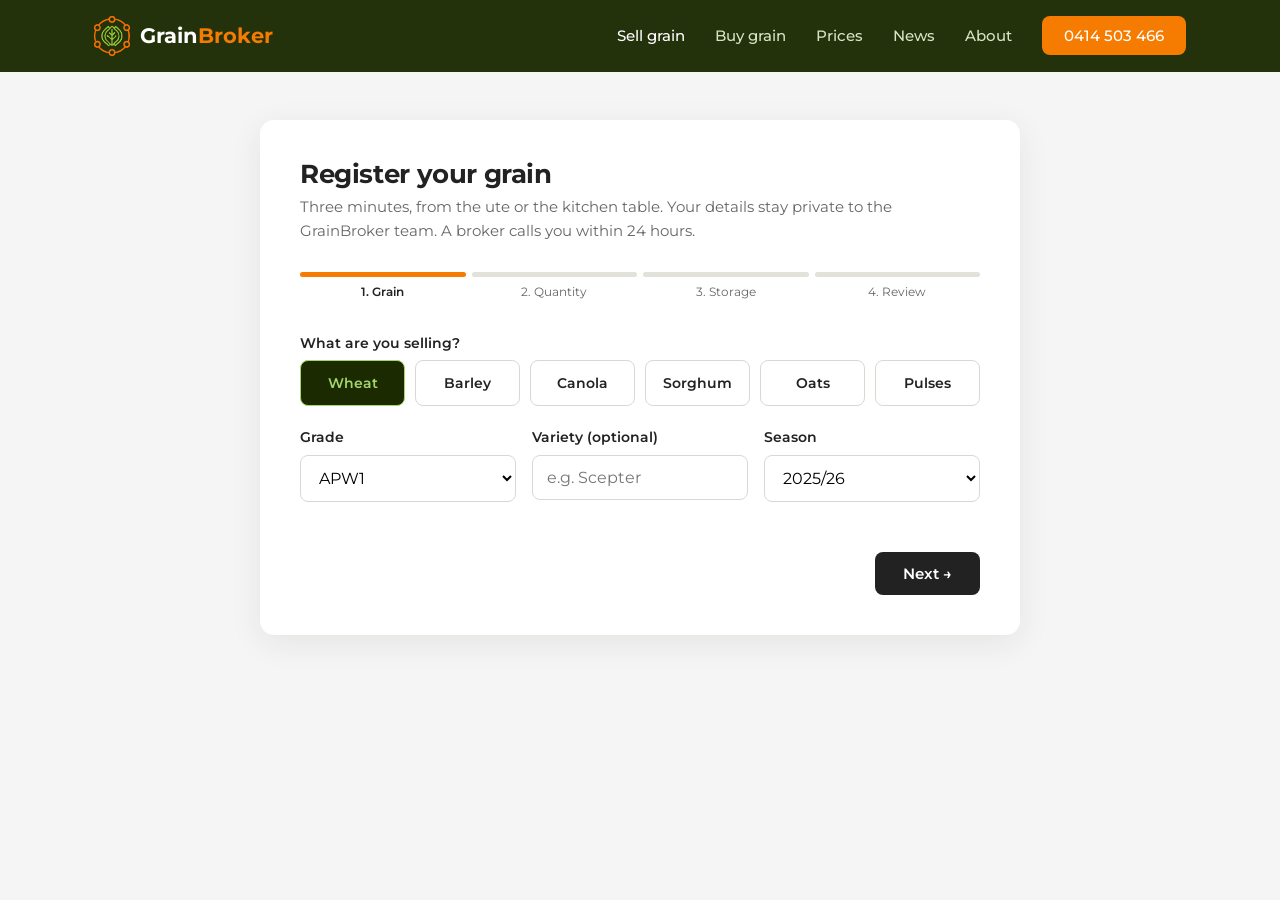
<file: sell.html>
<!DOCTYPE html>
<html lang="en-AU">
<head>
<meta charset="UTF-8">
<meta name="viewport" content="width=device-width, initial-scale=1">
<title>Register your grain. GrainBroker.</title>
<meta name="description" content="Tell us what's in your silos in three minutes. A GrainBroker broker calls you within 24 hours with a plan to sell it.">
<link rel="icon" type="image/png" href="assets/grainbroker-icon.png">
<link rel="preconnect" href="https://fonts.googleapis.com">
<link rel="preconnect" href="https://fonts.gstatic.com" crossorigin>
<link href="https://fonts.googleapis.com/css2?family=Montserrat:wght@400;500;600;700&display=swap" rel="stylesheet">
<link rel="stylesheet" href="css/site.css">
</head>
<body class="form-shell">

<header>
  <div class="container">
    <nav aria-label="Main">
      <a class="logo" href="index.html">
        <img src="assets/grainbroker-icon.png" alt="">
        <span>Grain<b>Broker</b></span>
      </a>
      <button class="menu-btn" aria-label="Menu" aria-expanded="false">&#9776;</button>
      <ul class="nav-links">
        <li><a href="sell.html" aria-current="page">Sell grain</a></li>
        <li><a href="buy.html">Buy grain</a></li>
        <li><a href="prices.html">Prices</a></li>
        <li><a href="news.html">News</a></li>
        <li><a href="about.html">About</a></li>
        <li><a class="nav-cta" href="tel:+61414503466">0414 503 466</a></li>
      </ul>
    </nav>
  </div>
</header>

<div class="container">
  <form class="form-card" id="wiz" novalidate>
    <h1>Register your grain</h1>
    <p class="lede">Three minutes, from the ute or the kitchen table. Your details stay private to the GrainBroker team. A broker calls you within 24 hours.</p>

    <div class="wiz-progress" id="progress">
      <div class="on"><div class="bar"></div><p>1. Grain</p></div>
      <div><div class="bar"></div><p>2. Quantity</p></div>
      <div><div class="bar"></div><p>3. Storage</p></div>
      <div><div class="bar"></div><p>4. Review</p></div>
    </div>

    <div class="wstep" id="s1">
      <div class="field">
        <label>What are you selling?</label>
        <div class="chips" id="commodity">
          <button type="button" class="chip sel" data-v="Wheat">Wheat</button>
          <button type="button" class="chip" data-v="Barley">Barley</button>
          <button type="button" class="chip" data-v="Canola">Canola</button>
          <button type="button" class="chip" data-v="Sorghum">Sorghum</button>
          <button type="button" class="chip" data-v="Oats">Oats</button>
          <button type="button" class="chip" data-v="Pulses">Pulses</button>
        </div>
      </div>
      <div class="grid-3">
        <div class="field">
          <label for="grade">Grade</label>
          <select id="grade"></select>
        </div>
        <div class="field">
          <label for="variety">Variety (optional)</label>
          <input id="variety" placeholder="e.g. Scepter">
        </div>
        <div class="field">
          <label for="season">Season</label>
          <select id="season"><option>2025/26</option><option>2024/25</option></select>
        </div>
      </div>
    </div>

    <div class="wstep" id="s2" hidden>
      <div class="grid-2">
        <div class="field">
          <label for="tonnes">Tonnes available</label>
          <input id="tonnes" type="number" inputmode="numeric" min="1" placeholder="250">
          <p class="err">Enter how many tonnes you have.</p>
        </div>
        <div class="field">
          <label for="spec1">Protein % (optional)</label>
          <input id="spec1" placeholder="11.5">
        </div>
        <div class="field">
          <label for="spec2">Moisture % (optional)</label>
          <input id="spec2" placeholder="12.0">
        </div>
        <div class="field">
          <label for="spec3">Screenings % (optional)</label>
          <input id="spec3" placeholder="2.8">
        </div>
      </div>
      <p style="font-size:13.5px;color:var(--grey)">Have a lab test certificate? Mention it on the call: parcels with test results attract stronger bids.</p>
    </div>

    <div class="wstep" id="s3" hidden>
      <div class="field">
        <label>Where is it stored?</label>
        <div class="chips" id="storage">
          <button type="button" class="chip sel" data-v="On-farm silo"><i>&#127981;</i>On-farm silo</button>
          <button type="button" class="chip" data-v="Grain bags"><i>&#128230;</i>Grain bags</button>
          <button type="button" class="chip" data-v="Shed"><i>&#127968;</i>Shed</button>
          <button type="button" class="chip" data-v="Bulk handler"><i>&#127970;</i>Bulk handler</button>
        </div>
      </div>
      <div class="grid-2">
        <div class="field">
          <label for="town">Nearest town</label>
          <input id="town" placeholder="e.g. Parkes, NSW">
          <p class="err">Buyers need a location to work out freight.</p>
        </div>
        <div class="field">
          <label for="postcode">Postcode</label>
          <input id="postcode" inputmode="numeric" placeholder="2870">
        </div>
      </div>
    </div>

    <div class="wstep" id="s4" hidden>
      <div class="grid-2">
        <div class="field">
          <label for="name">Your name</label>
          <input id="name" autocomplete="name">
          <p class="err">We need a name for the call.</p>
        </div>
        <div class="field">
          <label for="phone">Phone</label>
          <input id="phone" type="tel" autocomplete="tel" placeholder="04XX XXX XXX">
          <p class="err">Enter the best number to reach you.</p>
        </div>
        <div class="field">
          <label for="gbemail">Email</label>
          <input id="gbemail" type="email" autocomplete="email" placeholder="you@example.com">
          <p class="err">Enter your email so we can send the paperwork.</p>
        </div>
        <div class="field">
          <label for="ngr">NGR number (optional)</label>
          <input id="ngr" placeholder="8 digits">
        </div>
        <div class="field">
          <label for="asking">Price expectation (optional)</label>
          <input id="asking" placeholder="$/t, or leave blank for our advice">
        </div>
      </div>
      <div class="review-box" id="review"></div>
      <p style="font-size:13px;color:var(--grey)">By submitting you agree to be contacted by the GrainBroker team about this parcel. Your details are never published or shared outside GrainBroker.</p>
    </div>

    <div class="wstep success-panel" id="done" hidden>
      <div class="ok">&#10003;</div>
      <h2 style="font-size:1.4rem;margin-bottom:10px">Registered. We're on it.</h2>
      <p style="color:var(--grey);max-width:30em;margin:0 auto">A GrainBroker broker will call you within 24 hours, sooner if the market's moving on your grain. Talk soon.</p>
    </div>

    <div class="wiz-nav" id="wnav">
      <button type="button" class="btn-back" id="back" style="visibility:hidden">&larr; Back</button>
      <button type="button" class="btn-next" id="next">Next &rarr;</button>
    </div>
  </form>
</div>

<script src="js/site.js?v=20260915rebuild"></script>
<script>
(function () {
  var GRADES = {
    Wheat: ["APW1", "H2", "H1", "ASW1", "AUH2", "SFW1", "FED1"],
    Barley: ["F1", "F2", "F3", "MALT1", "MALT2"],
    Canola: ["CAN1", "CAN2", "GM CAN1"],
    Sorghum: ["SOR1", "SOR2"],
    Oats: ["MILL1", "FEED1"],
    Pulses: ["Lentils", "Chickpeas", "Faba beans", "Field peas", "Lupins"]
  };
  var state = { commodity: "Wheat", storage: "On-farm silo", step: 1 };
  var steps = ["s1", "s2", "s3", "s4"];

  function fillGrades() {
    var sel = document.getElementById("grade");
    sel.innerHTML = "";
    GRADES[state.commodity].forEach(function (g) {
      var o = document.createElement("option"); o.textContent = g; sel.appendChild(o);
    });
  }
  fillGrades();

  document.querySelectorAll("#commodity .chip, #storage .chip").forEach(function (c) {
    c.addEventListener("click", function () {
      var group = c.parentElement;
      group.querySelectorAll(".chip").forEach(function (x) { x.classList.remove("sel"); });
      c.classList.add("sel");
      if (group.id === "commodity") { state.commodity = c.dataset.v; fillGrades(); }
      else state.storage = c.dataset.v;
    });
  });

  function val(id) { return document.getElementById(id).value.trim(); }
  function invalid(id, bad) {
    var f = document.getElementById(id).closest(".field");
    f.classList.toggle("invalid", bad);
    return bad;
  }
  function validate(step) {
    if (step === 2) return !invalid("tonnes", !val("tonnes"));
    if (step === 3) return !invalid("town", !val("town"));
    if (step === 4) {
      var a = invalid("name", !val("name"));
      var b = invalid("phone", val("phone").replace(/\D/g, "").length < 8);
      var c = invalid("gbemail", !/^[^@\s]+@[^@\s]+\.[^@\s]+$/.test(val("gbemail")));
      return !a && !b && !c;
    }
    return true;
  }

  function render() {
    steps.forEach(function (id, i) {
      document.getElementById(id).hidden = (i + 1 !== state.step);
    });
    var segs = document.querySelectorAll("#progress > div");
    segs.forEach(function (s, i) { s.classList.toggle("on", i + 1 <= state.step); });
    document.getElementById("back").style.visibility = state.step === 1 ? "hidden" : "visible";
    document.getElementById("next").textContent = state.step === 4 ? "Submit registration" : "Next →";
    if (state.step === 4) {
      document.getElementById("review").innerHTML =
        "<b>" + val("tonnes") + "t " + document.getElementById("grade").value + " " + state.commodity + "</b>" +
        (val("variety") ? " (" + val("variety") + ")" : "") +
        " &middot; " + document.getElementById("season").value + " season<br>" +
        (val("spec1") ? "Protein " + val("spec1") + "% &middot; " : "") +
        (val("spec2") ? "Moisture " + val("spec2") + "% &middot; " : "") +
        (val("spec3") ? "Screenings " + val("spec3") + "%<br>" : "") +
        state.storage + ", " + val("town") + " " + val("postcode") +
        (val("asking") ? "<br>Price expectation: " + val("asking") : "");
    }
  }

  document.getElementById("next").addEventListener("click", function () {
    if (!validate(state.step)) return;
    if (state.step < 4) { state.step++; render(); window.scrollTo({ top: 0 }); return; }
    var parcel = [
      val("tonnes") + "t " + document.getElementById("grade").value + " " + state.commodity +
        (val("variety") ? " (" + val("variety") + ")" : "") + ", season " + document.getElementById("season").value,
      (val("spec1") ? "Protein " + val("spec1") + "% " : "") +
        (val("spec2") ? "Moisture " + val("spec2") + "% " : "") +
        (val("spec3") ? "Screenings " + val("spec3") + "%" : ""),
      "Stored: " + state.storage + ", " + val("town") + " " + val("postcode"),
      (val("ngr") ? "NGR: " + val("ngr") : ""),
      (val("asking") ? "Price expectation: " + val("asking") : ""),
      "Registered via website " + new Date().toLocaleString("en-AU")
    ].filter(Boolean).join("\n");

    var next = document.getElementById("next");
    next.disabled = true;
    next.textContent = "Submitting…";

    window.gbSubmitGrower({
      name: val("name"),
      email: val("gbemail"),
      phone: val("phone"),
      parcelDetails: parcel
    }, function (ok) {
      next.disabled = false;
      if (ok) {
        document.querySelectorAll(".wstep").forEach(function (el) { el.hidden = true; });
        document.getElementById("done").hidden = false;
        document.getElementById("wnav").hidden = true;
        document.getElementById("progress").hidden = true;
        window.scrollTo({ top: 0 });
      } else {
        next.textContent = "Submit registration";
        alert("Something went wrong sending your registration — call us on 0414 503 466 or try again.");
      }
    });
  });

  document.getElementById("back").addEventListener("click", function () {
    if (state.step > 1) { state.step--; render(); window.scrollTo({ top: 0 }); }
  });
})();
</script>
</body>
</html>
</file>
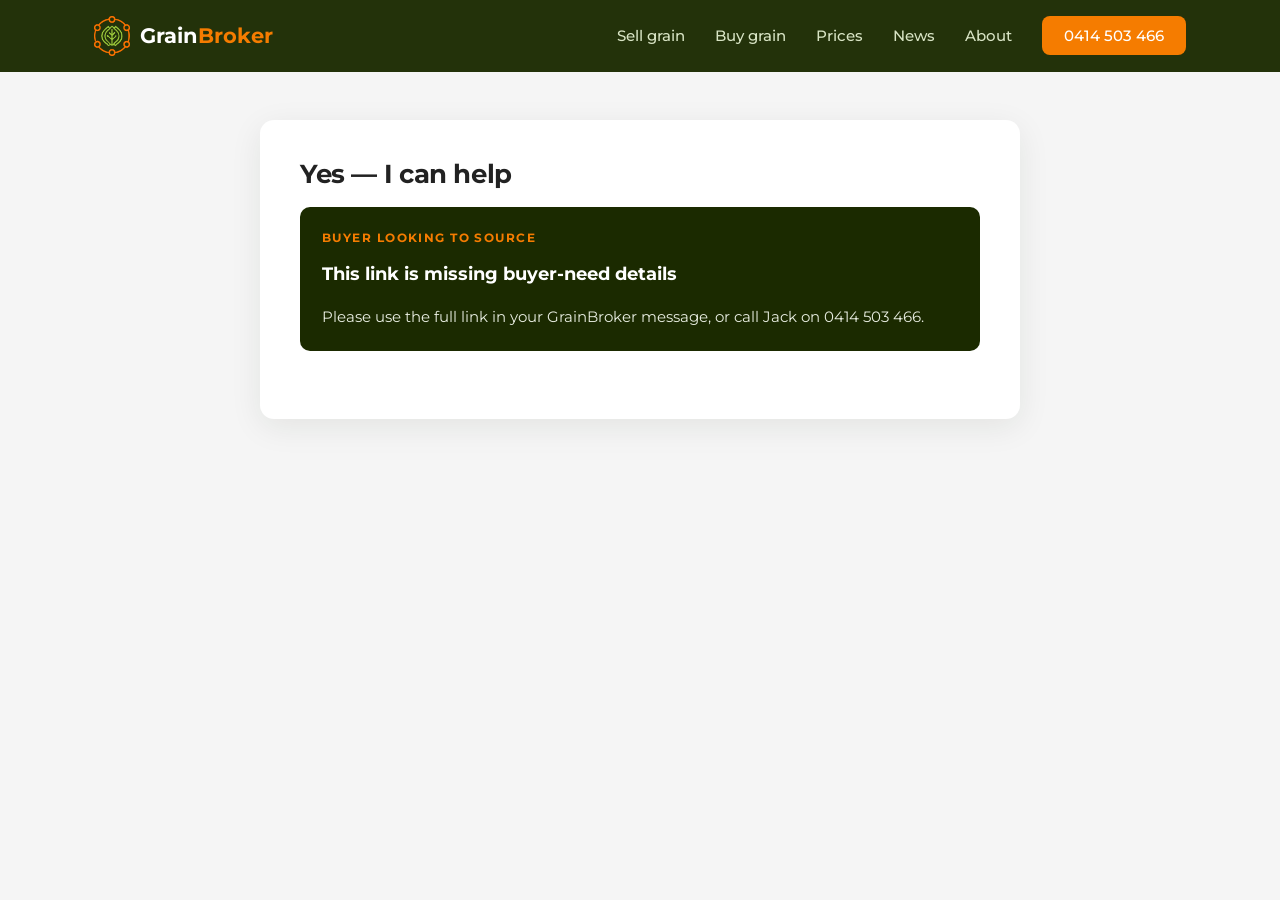
<file: yes.html>
<!DOCTYPE html>
<html lang="en-AU">
<head>
<meta charset="UTF-8">
<meta name="viewport" content="width=device-width, initial-scale=1">
<title>Yes — I can supply. GrainBroker.</title>
<meta name="description" content="Confirm your interest in supplying a buyer need. GrainBroker will call you to match the parcel.">
<link rel="icon" type="image/png" href="assets/grainbroker-icon.png">
<link rel="preconnect" href="https://fonts.googleapis.com">
<link rel="preconnect" href="https://fonts.gstatic.com" crossorigin>
<link href="https://fonts.googleapis.com/css2?family=Montserrat:wght@400;500;600;700&display=swap" rel="stylesheet">
<link rel="stylesheet" href="css/site.css">
<style>[hidden] { display: none !important; }</style>
</head>
<body class="form-shell">

<header>
  <div class="container">
    <nav aria-label="Main">
      <a class="logo" href="index.html">
        <img src="assets/grainbroker-icon.png" alt="">
        <span>Grain<b>Broker</b></span>
      </a>
      <button class="menu-btn" aria-label="Menu" aria-expanded="false">&#9776;</button>
      <ul class="nav-links">
        <li><a href="sell.html">Sell grain</a></li>
        <li><a href="buy.html">Buy grain</a></li>
        <li><a href="prices.html">Prices</a></li>
        <li><a href="news.html">News</a></li>
        <li><a href="about.html">About</a></li>
        <li><a class="nav-cta" href="tel:+61414503466">0414 503 466</a></li>
      </ul>
    </nav>
  </div>
</header>

<div class="container">
  <form class="form-card" id="yesform" novalidate>
    <h1>Yes — I can help</h1>
    <p class="lede">Confirm your details and a GrainBroker broker will call you about this buyer need. Phone <a href="tel:+61414503466" style="color:var(--orange);font-weight:700;text-decoration:none">0414 503 466</a> if you’d rather talk now.</p>

    <div class="review-box" id="need-card" style="background:#1B2A00;color:#fff;margin-bottom:28px">
      <div style="font-size:12px;font-weight:700;letter-spacing:0.12em;text-transform:uppercase;color:#F57C00;margin-bottom:8px">Buyer looking to source</div>
      <div id="need-title" style="font-size:1.15rem;font-weight:700;margin-bottom:12px"></div>
      <div id="need-lines" style="font-size:14.5px;line-height:1.85;color:#E8EDE0"></div>
    </div>

    <div class="grid-2">
      <div class="field">
        <label for="name">Your name</label>
        <input id="name" autocomplete="name">
        <p class="err">We need a name for the call.</p>
      </div>
      <div class="field">
        <label for="phone">Phone</label>
        <input id="phone" type="tel" autocomplete="tel" placeholder="04XX XXX XXX" required>
        <p class="err">Enter the best number to reach you.</p>
      </div>
      <div class="field">
        <label for="postcode">Postcode</label>
        <input id="postcode" inputmode="numeric" autocomplete="postal-code" placeholder="e.g. 5372" required>
        <p class="err">Enter your postcode.</p>
      </div>
      <div class="field">
        <label for="email">Email (optional)</label>
        <input id="email" type="email" autocomplete="email">
        <p class="err">Enter a valid email address.</p>
      </div>
    </div>

    <input type="hidden" id="contactId" value="">
    <input type="hidden" id="commodity" value="">
    <input type="hidden" id="grade" value="">
    <input type="hidden" id="tonnes" value="">
    <input type="hidden" id="delivery" value="">
    <input type="hidden" id="window" value="">
    <input type="hidden" id="need" value="">

    <button type="button" class="btn-register" id="submit" style="width:100%;justify-content:center;margin-top:8px">Yes — confirm interest</button>

    <div class="success-panel" id="done" hidden>
      <div class="ok">&#10003;</div>
      <h2 style="font-size:1.4rem;margin-bottom:10px">Thanks — we’re on it</h2>
      <p style="color:var(--grey);max-width:30em;margin:0 auto">A GrainBroker broker will call you shortly about this buyer need. Or call Jack on <a href="tel:+61414503466" style="color:var(--orange);font-weight:700;text-decoration:none">0414 503 466</a>.</p>
    </div>
  </form>
</div>

<script src="js/site.js?v=20260916intake1"></script>
<script>
(function () {
  function qp(keys) {
    var p = new URLSearchParams(window.location.search);
    for (var i = 0; i < keys.length; i++) {
      var v = p.get(keys[i]);
      if (v != null && String(v).trim() !== "") return String(v).trim();
    }
    return "";
  }

  var name = qp(["name", "first", "fn"]);
  var email = qp(["email"]);
  var contactId = qp(["id", "contactId"]);
  var commodity = qp(["commodity"]);
  var grade = qp(["grade"]);
  var tonnes = qp(["tonnes"]);
  var delivery = qp(["delivery"]);
  var windowVal = qp(["window"]);
  if (!commodity || !grade || !tonnes || !delivery || !windowVal) {
    document.getElementById("need-title").textContent = "This link is missing buyer-need details";
    document.getElementById("need-lines").textContent = "Please use the full link in your GrainBroker message, or call Jack on 0414 503 466.";
    document.getElementById("yesform").querySelectorAll(".grid-2,#submit,.lede").forEach(function (el) {
      el.hidden = true;
    });
    document.getElementById("submit").disabled = true;
    return;
  }
  var need = qp(["need"]);
  if (!need) {
    need = commodity + " / " + grade + " / " + tonnes + " t / " + delivery + " / " + windowVal;
  }

  document.getElementById("name").value = name;
  document.getElementById("email").value = email;
  document.getElementById("contactId").value = contactId;
  document.getElementById("commodity").value = commodity;
  document.getElementById("grade").value = grade;
  document.getElementById("tonnes").value = tonnes;
  document.getElementById("delivery").value = delivery;
  document.getElementById("window").value = windowVal;
  document.getElementById("need").value = need;

  var tonnesLabel = /t\b/i.test(String(tonnes)) ? String(tonnes) : (String(tonnes) + " t");
  document.getElementById("need-title").textContent = commodity + " — " + tonnesLabel;
  [["Commodity", commodity], ["Grade", grade], ["Tonnes", tonnesLabel],
   ["Delivery", delivery], ["Window", windowVal]].forEach(function (item) {
    var row = document.createElement("div");
    var label = document.createElement("strong");
    label.style.color = "#F57C00";
    label.textContent = item[0];
    row.appendChild(label);
    row.appendChild(document.createTextNode(" " + item[1]));
    document.getElementById("need-lines").appendChild(row);
  });

  function val(id) { return document.getElementById(id).value.trim(); }
  function invalid(id, bad) {
    var f = document.getElementById(id).closest(".field");
    f.classList.toggle("invalid", bad);
    return bad;
  }

  document.getElementById("submit").addEventListener("click", function () {
    var a = invalid("name", !val("name"));
    var b = invalid("phone", val("phone").replace(/\D/g, "").length < 8);
    var pc = val("postcode").replace(/\D/g, "");
    var c = invalid("postcode", !/^\d{4}$/.test(val("postcode")));
    var d = invalid("email", !!val("email") && !/^[^\s@]+@[^\s@]+\.[^\s@]+$/.test(val("email")));
    if (a || b || c || d) return;

    var payload = {
      name: val("name"),
      phone: val("phone"),
      postcode: val("postcode"),
      email: val("email"),
      commodity: val("commodity"),
      grade: val("grade"),
      tonnes: val("tonnes"),
      delivery: val("delivery"),
      window: val("window"),
      need: val("need"),
      contactId: val("contactId")
    };

    var btn = document.getElementById("submit");
    btn.disabled = true;
    btn.textContent = "Sending…";
    window.gbSubmitYes(payload, function (ok, errMsg) {
      if (!ok) {
        btn.disabled = false;
        btn.textContent = "Yes — confirm interest";
        var detail = errMsg ? (" (" + errMsg + ")") : "";
        alert("Something went wrong confirming your interest" + detail + " — call us on 0414 503 466 or try again.");
        return;
      }
      document.getElementById("yesform").querySelectorAll(".grid-2,.field,#submit,#need-card,.lede").forEach(function (el) {
        el.hidden = true;
      });
      document.getElementById("done").hidden = false;
      window.scrollTo({ top: 0 });
    });
  });
})();
</script>
</body>
</html>
</file>
<file: css/site.css>
/* GrainBroker — brand kit v1.0 (May 2025). Palette + Montserrat locked by brand board. */
:root{
  --orange:#F57C00;
  --orange-dark:#D96C00;
  --green:#A5D66A;
  --green-deep:#1B2A00;
  --green-mid:#2E4210;
  --ink:#222222;
  --grey:#666666;
  --paper:#F5F5F5;
  --white:#FFFFFF;
  --success:#28A745; --warning:#FFC107; --error:#DC3545; --info:#17A2B8;
  --radius:10px;
  --shadow:0 18px 48px rgba(27,42,0,.16);
}
*{margin:0;padding:0;box-sizing:border-box}
html{scroll-behavior:smooth}
body{font-family:'Montserrat',system-ui,sans-serif;font-size:16.5px;line-height:1.65;color:var(--ink);background:var(--white)}
img{max-width:100%;display:block}
a{color:inherit}
.container{max-width:1140px;margin:0 auto;padding:0 24px}
h1,h2,h3{line-height:1.12;letter-spacing:-0.015em}
.accent{color:var(--green)}
.accent-orange{color:var(--orange)}

/* Nav */
header{position:sticky;top:0;z-index:100;background:rgba(27,42,0,.96);backdrop-filter:blur(10px)}
nav{display:flex;align-items:center;justify-content:space-between;height:72px}
.logo{display:flex;align-items:center;gap:10px;text-decoration:none}
.logo img{height:40px;width:auto}
.logo span{font-weight:700;font-size:21px;color:#fff}
.logo span b{color:var(--orange);font-weight:700}
.nav-links{display:flex;gap:30px;list-style:none;align-items:center}
.nav-links a{color:#D8E4C4;text-decoration:none;font-size:15px;font-weight:500;transition:color .2s}
.nav-links a:hover,.nav-links a[aria-current="page"]{color:#fff}
.nav-cta{background:var(--orange);color:#fff !important;padding:10px 22px;border-radius:8px;font-weight:600;transition:background .2s}
.nav-cta:hover{background:var(--orange-dark)}
.menu-btn{display:none;background:none;border:0;color:#fff;font-size:26px;cursor:pointer}
@media(max-width:860px){
  .nav-links{position:fixed;inset:72px 0 auto 0;background:var(--green-deep);flex-direction:column;padding:24px;gap:20px;transform:translateY(-130%);transition:transform .25s ease;box-shadow:var(--shadow)}
  .nav-links.open{transform:none}
  .menu-btn{display:block}
}

/* Buttons: each CTA has its own identity */
.btn-register{display:inline-flex;align-items:center;gap:10px;background:var(--orange);color:#fff;font-weight:700;font-size:16px;padding:15px 30px;border-radius:8px;text-decoration:none;border:0;cursor:pointer;transition:background .2s,transform .15s}
.btn-register:hover{background:var(--orange-dark)}
.btn-register:active{transform:scale(.98)}
.btn-buyer{display:inline-flex;align-items:center;gap:8px;background:transparent;color:#fff;font-weight:600;font-size:15.5px;padding:14px 26px;border-radius:8px;border:1.5px solid rgba(165,214,106,.6);text-decoration:none;cursor:pointer;transition:border-color .2s,background .2s}
.btn-buyer:hover{border-color:var(--green);background:rgba(165,214,106,.08)}
.btn-call{display:inline-flex;align-items:center;gap:8px;color:var(--green-deep);font-weight:700;text-decoration:none;border-bottom:2px solid var(--orange);padding-bottom:2px;transition:color .2s}
.btn-call:hover{color:var(--orange)}

/* Hero: full-viewport, clear footage, darkness only behind the text */
.hero{position:relative;background:var(--green-deep);color:#fff;overflow:hidden;min-height:96dvh;display:flex;align-items:center}
.hero-media{position:absolute;inset:0;background-size:cover;background-position:center 38%;opacity:.92}
.hero-scrim{position:absolute;inset:0;background:
  linear-gradient(90deg,rgba(16,25,0,.72) 0%,rgba(16,25,0,.42) 38%,rgba(16,25,0,.08) 62%,rgba(16,25,0,0) 80%),
  linear-gradient(180deg,rgba(16,25,0,.25) 0%,rgba(16,25,0,0) 18%,rgba(16,25,0,0) 82%,rgba(27,42,0,.85) 100%)}
.hero .container{max-width:none;margin:0;padding-left:clamp(24px,4vw,64px)}
.hero-inner{position:relative;padding:80px 0;max-width:560px}
.hero h1{font-size:clamp(2.5rem,5.4vw,3.9rem);font-weight:700;margin-bottom:20px;text-shadow:0 2px 24px rgba(0,0,0,.45)}
.hero p{font-size:clamp(1.05rem,1.9vw,1.25rem);color:#E6EEDA;max-width:32em;margin-bottom:34px;text-shadow:0 1px 14px rgba(0,0,0,.5)}
.hero-ctas{display:flex;gap:16px;flex-wrap:wrap;align-items:center}

/* Sections */
section{padding:88px 0}
.section-title{font-size:clamp(1.7rem,3.2vw,2.3rem);font-weight:700;margin-bottom:14px;max-width:22em}
.section-sub{color:var(--grey);max-width:38em;margin-bottom:48px;font-size:1.05rem}

/* How it works: numbered rail */
.steps{display:grid;grid-template-columns:repeat(3,1fr);gap:0;border-top:1px solid #E4E4E4}
.step{padding:36px 28px 8px;border-left:1px solid #E4E4E4}
.step:first-child{border-left:0}
.step .num{font-size:15px;font-weight:700;color:var(--orange);display:block;margin-bottom:14px}
.step h3{font-size:1.15rem;font-weight:600;margin-bottom:8px}
.step p{color:var(--grey);font-size:15px}
@media(max-width:820px){.steps{grid-template-columns:1fr}.step{border-left:0;border-top:1px solid #E4E4E4}}

/* Split band */
.band{background:var(--green-deep);color:#fff}
.band-grid{display:grid;grid-template-columns:1.05fr .95fr;gap:56px;align-items:center}
.band img{border-radius:var(--radius);box-shadow:var(--shadow)}
.band h2{font-size:clamp(1.6rem,3vw,2.1rem);font-weight:700;margin-bottom:16px}
.band p{color:#C9D8B2;margin-bottom:14px}
.band .tick{display:flex;gap:12px;align-items:flex-start;margin:16px 0;color:#E4EDD5}
.band .tick svg{flex-shrink:0;margin-top:4px}
@media(max-width:880px){.band-grid{grid-template-columns:1fr}}

/* Price strip */
.price-strip{background:var(--paper)}
.price-table{width:100%;border-collapse:collapse;background:#fff;border-radius:var(--radius);overflow:hidden;box-shadow:0 6px 24px rgba(27,42,0,.07)}
.price-table th{background:var(--green-deep);color:#fff;text-align:left;font-size:13px;font-weight:600;letter-spacing:.04em;padding:13px 18px}
.price-table td{padding:14px 18px;border-top:1px solid #EFEFEA;font-size:15.5px}
.price-table td.num{font-variant-numeric:tabular-nums;font-weight:700;color:var(--green-deep);text-align:right}
.price-table th.num{text-align:right}
.price-note{font-size:13.5px;color:var(--grey);margin-top:14px}

/* Forms */
.form-shell{background:var(--paper);min-height:100dvh}
.form-card{background:#fff;border-radius:14px;box-shadow:0 8px 32px rgba(27,42,0,.08);max-width:760px;margin:48px auto;padding:40px}
.form-card h1{font-size:1.6rem;font-weight:700;margin-bottom:6px}
.form-card .lede{color:var(--grey);font-size:15px;margin-bottom:28px}
label{display:block;font-size:13.5px;font-weight:600;margin-bottom:6px;color:var(--ink)}
input,select,textarea{width:100%;font-family:inherit;font-size:15.5px;padding:12px 14px;border:1.5px solid #D9D9D2;border-radius:8px;background:#fff;transition:border-color .15s}
input:focus,select:focus,textarea:focus{outline:none;border-color:var(--orange)}
.field{margin-bottom:20px}
.field .err{display:none;color:var(--error);font-size:13px;margin-top:5px}
.field.invalid input,.field.invalid select{border-color:var(--error)}
.field.invalid .err{display:block}
.grid-2{display:grid;grid-template-columns:1fr 1fr;gap:16px}
.grid-3{display:grid;grid-template-columns:repeat(3,1fr);gap:16px}
@media(max-width:640px){.grid-2,.grid-3{grid-template-columns:1fr}}

/* Wizard */
.wiz-progress{display:flex;gap:6px;margin-bottom:30px}
.wiz-progress div{flex:1;text-align:center}
.wiz-progress .bar{height:5px;border-radius:3px;background:#E2E2DA}
.wiz-progress .on .bar{background:var(--orange)}
.wiz-progress p{font-size:11.5px;margin-top:6px;color:var(--grey)}
.wiz-progress .on p{color:var(--ink);font-weight:600}
.chips{display:grid;grid-template-columns:repeat(auto-fit,minmax(105px,1fr));gap:10px;margin-bottom:6px}
.chip{background:#fff;border:1.5px solid #D9D9D2;border-radius:8px;padding:13px 8px;font-family:inherit;font-weight:600;font-size:14px;cursor:pointer;transition:all .15s;text-align:center;color:var(--ink)}
.chip:hover{border-color:var(--green)}
.chip.sel{background:var(--green-deep);color:var(--green);border-color:var(--green)}
.chip i{font-style:normal;display:block;font-size:20px;margin-bottom:4px}
.wiz-nav{display:flex;justify-content:space-between;align-items:center;margin-top:30px}
.btn-back{background:none;border:0;font-family:inherit;font-size:14.5px;font-weight:600;color:var(--grey);cursor:pointer;padding:10px 4px}
.btn-back:hover{color:var(--ink)}
.btn-next{background:var(--ink);color:#fff;border:0;border-radius:8px;font-family:inherit;font-weight:600;font-size:15px;padding:12px 28px;cursor:pointer;transition:background .2s}
.btn-next:hover{background:#000}
.review-box{background:var(--paper);border-radius:10px;padding:20px 22px;margin:18px 0;font-size:15px;line-height:1.9}
.success-panel{text-align:center;padding:40px 20px}
.success-panel .ok{width:64px;height:64px;border-radius:50%;background:var(--green);color:var(--green-deep);font-size:30px;display:flex;align-items:center;justify-content:center;margin:0 auto 20px}

/* News */
.news-tabs{display:flex;gap:10px;flex-wrap:wrap;margin-bottom:36px}
.news-tab{border:1.5px solid #D9D9D2;background:#fff;border-radius:999px;padding:9px 20px;font-family:inherit;font-size:14px;font-weight:600;cursor:pointer;color:var(--ink)}
.news-tab.sel{background:var(--green-deep);color:var(--green);border-color:var(--green-deep)}
.news-item{border-top:1px solid #E7E7E0;padding:26px 0}
.news-item .meta{font-size:12.5px;color:var(--grey);margin-bottom:8px;font-weight:600;letter-spacing:.03em}
.news-item h3{font-size:1.2rem;font-weight:700;margin-bottom:8px}
.news-item p{color:var(--grey);font-size:15px;max-width:46em}

/* Footer */
footer{background:var(--green-deep);color:#B9C9A0;padding:56px 0 34px;font-size:14.5px}
.foot-grid{display:grid;grid-template-columns:2fr 1fr 1fr 1fr;gap:36px;margin-bottom:40px}
.foot-grid h4{color:#fff;font-size:14px;font-weight:600;margin-bottom:14px}
.foot-grid a{display:block;color:#B9C9A0;text-decoration:none;margin-bottom:9px;transition:color .2s}
.foot-grid a:hover{color:#fff}
.foot-base{border-top:1px solid rgba(255,255,255,.12);padding-top:24px;display:flex;justify-content:space-between;gap:16px;flex-wrap:wrap;font-size:13px}
@media(max-width:820px){.foot-grid{grid-template-columns:1fr 1fr}}

/* Motion */
@media(prefers-reduced-motion:no-preference){
  .rise{opacity:1;transform:translateY(18px);animation:rise .7s ease forwards}
  @keyframes rise{to{transform:none}}
}
</file>
